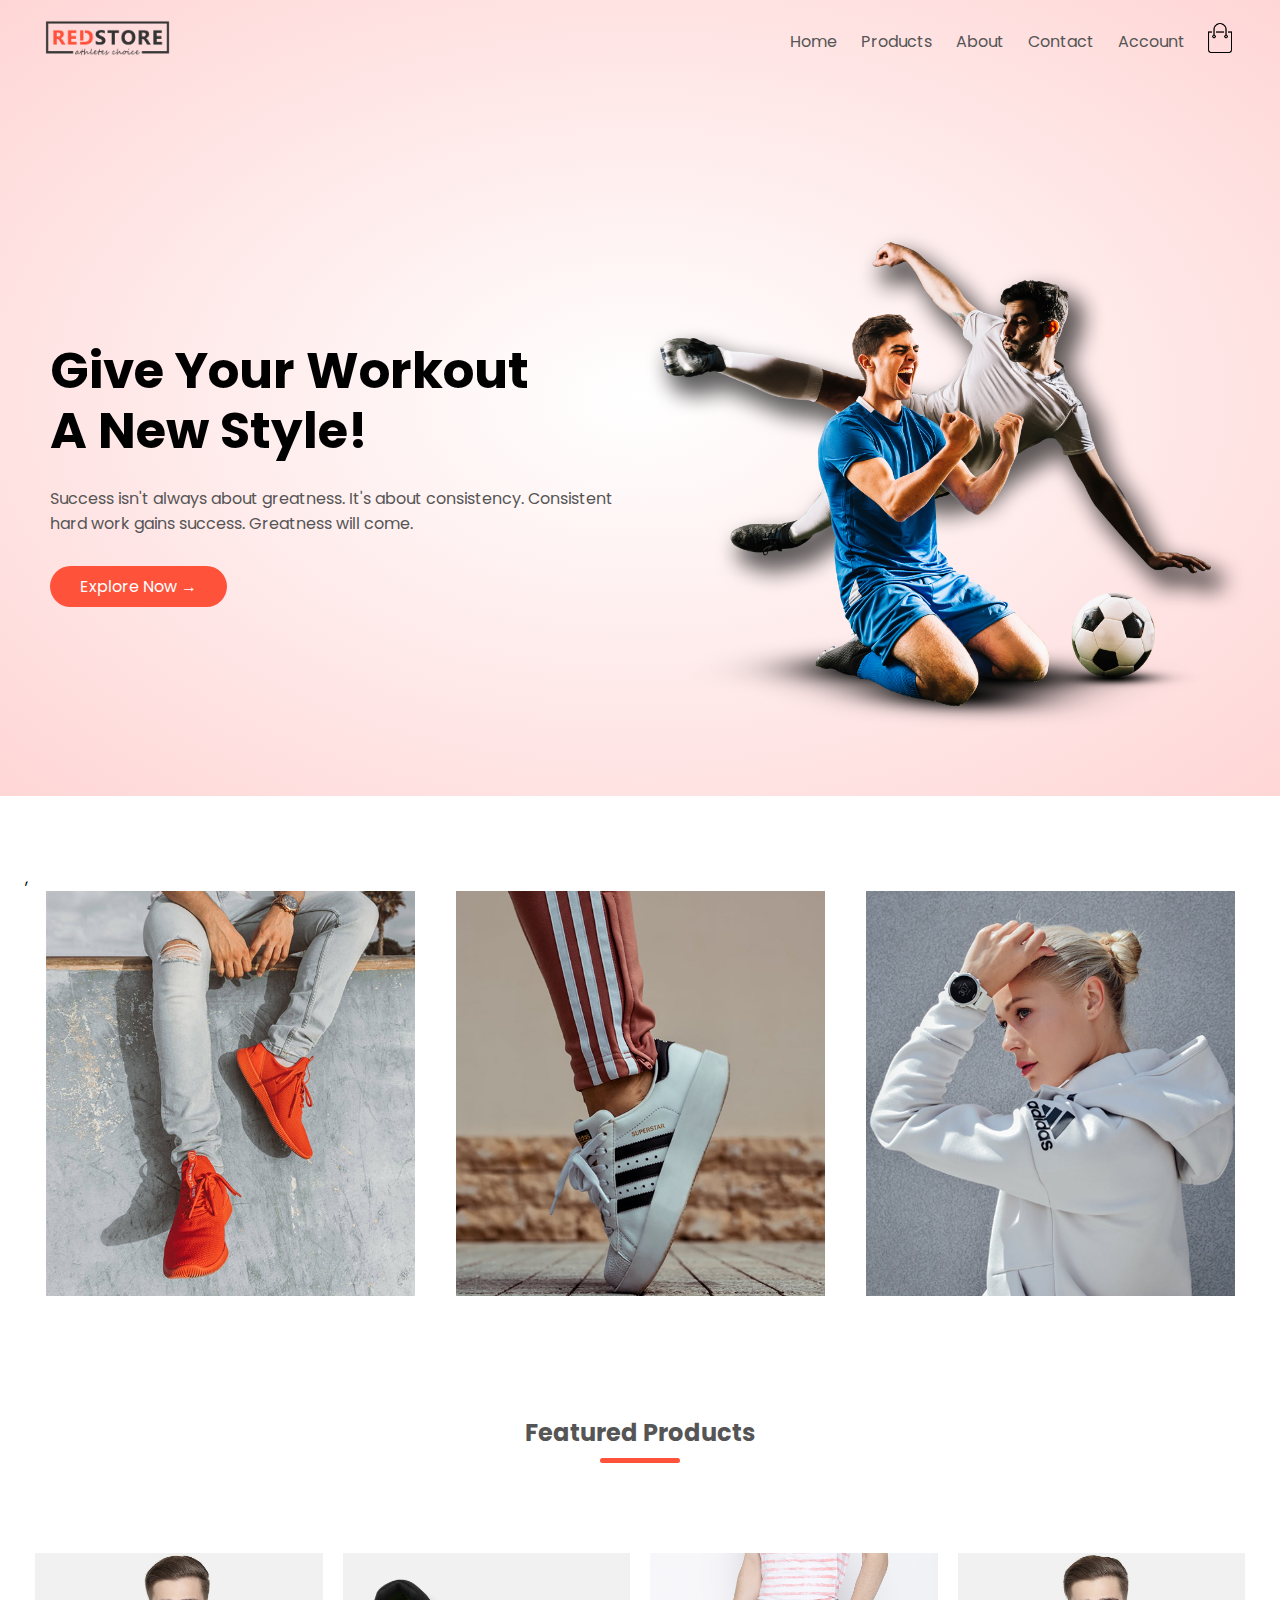
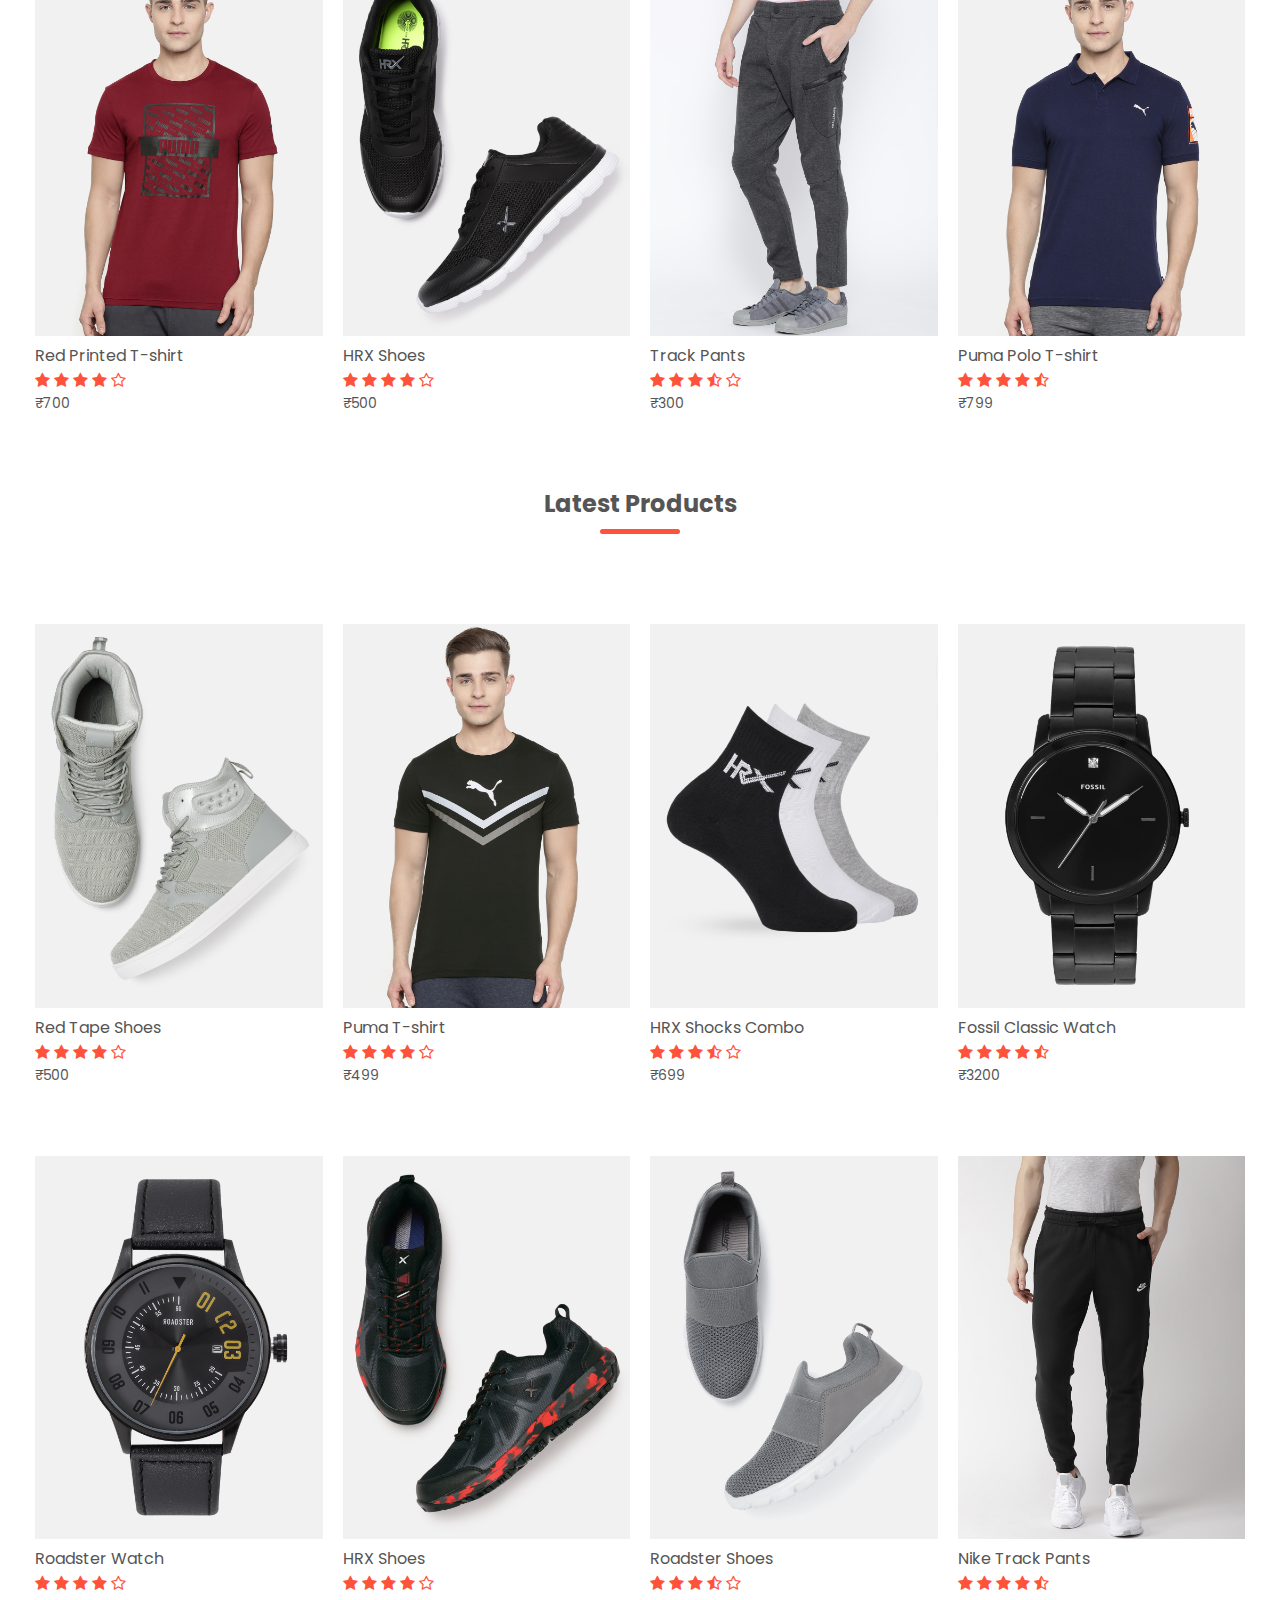
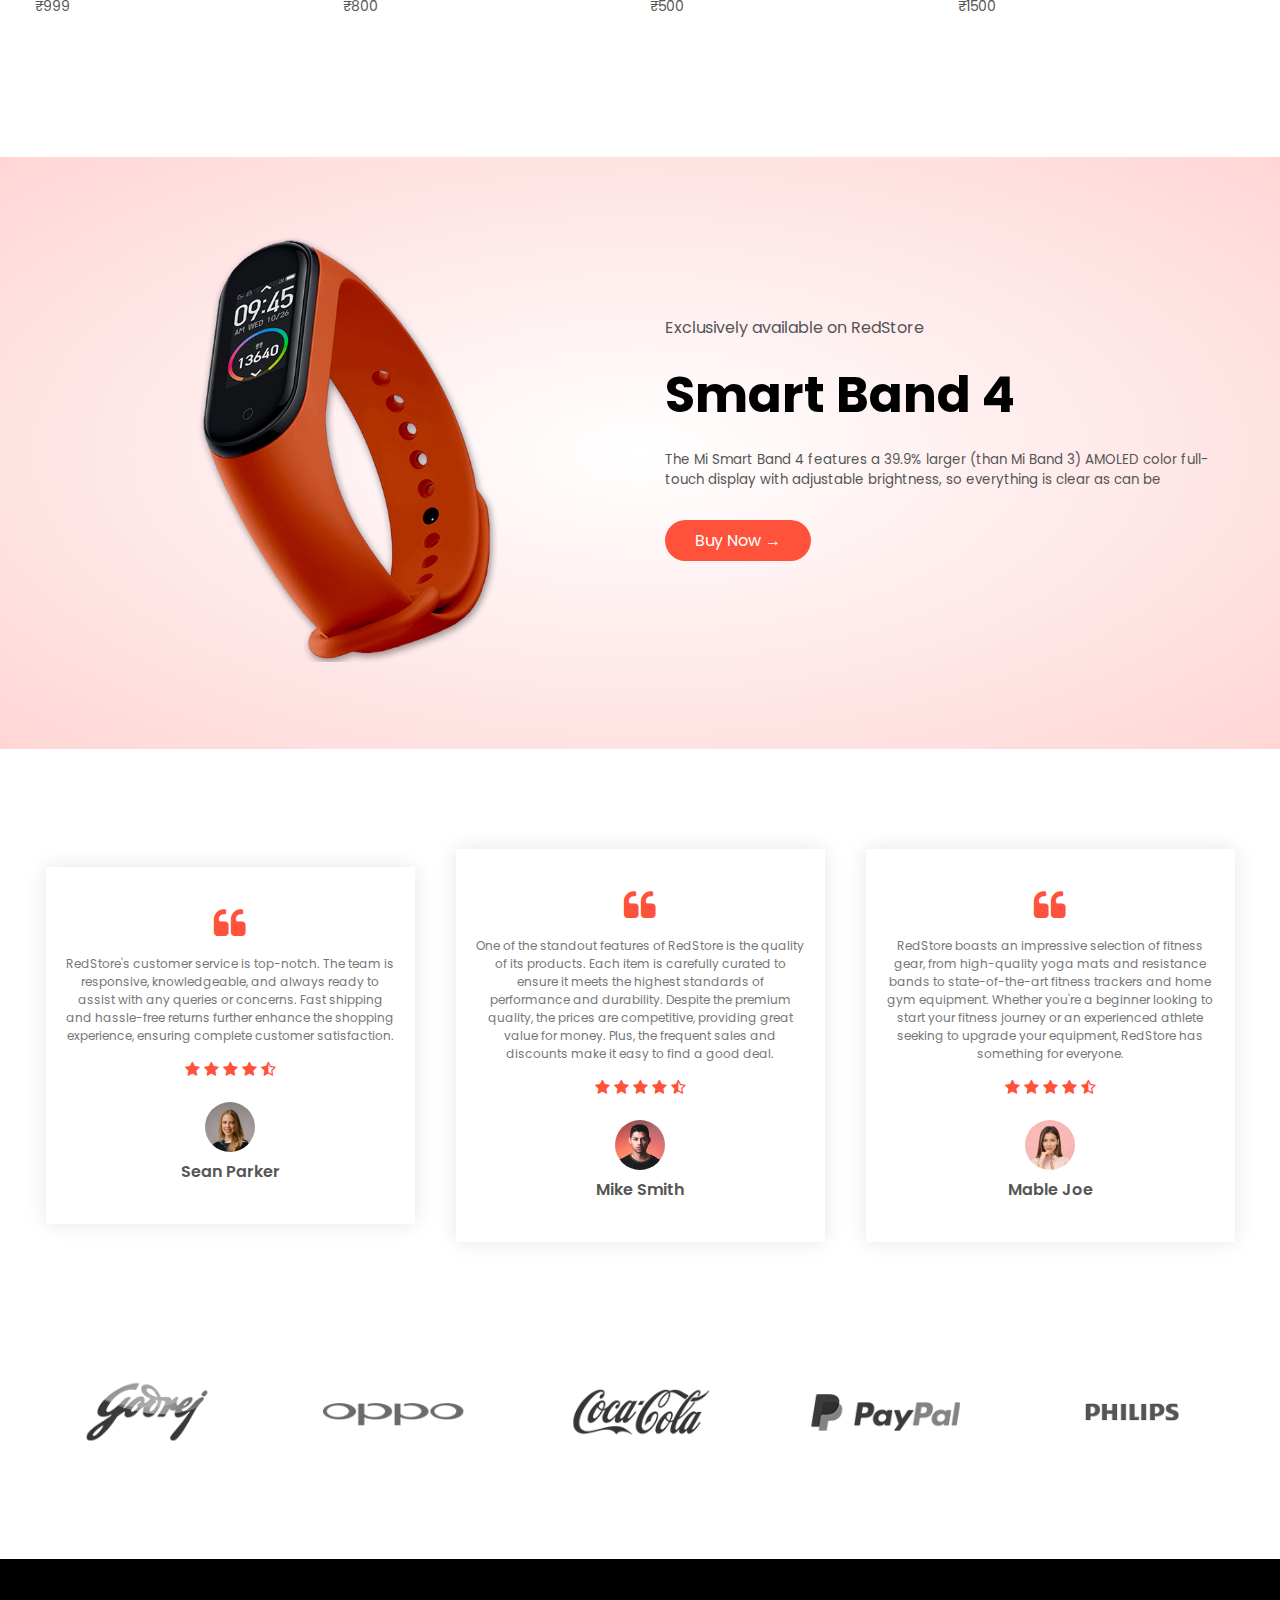
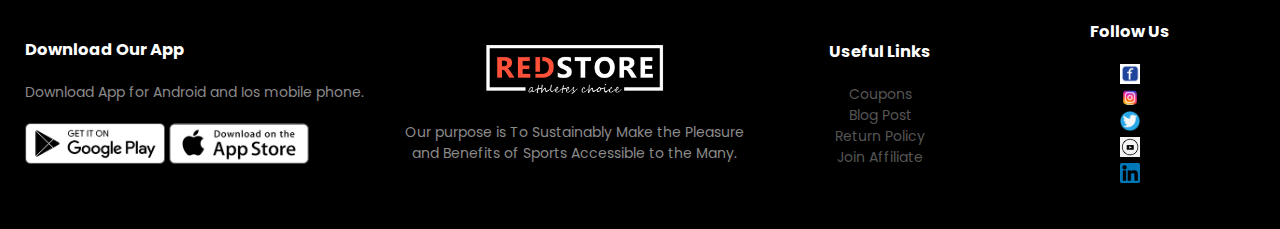
<file: index.html>
<!DOCTYPE html>
<html lang = "en">

    <head>
        <meta charset="UTF-8">
        <meta name="viewport" content="width=device-width, initial-scale=1.0">
        <title>RedStore | The #1 Ecommerce Website </title>
        <link rel="stylesheet" href="style.css"> 
        <link href="https://fonts.googleapis.com/css2?family=Poppins:wght@200;300;400;500;600;700&display=swap" rel="stylesheet">
        <link rel="stylesheet" href="https://stackpath.bootstrapcdn.com/font-awesome/4.7.0/css/font-awesome.min.css">
    </head>

    <body>

      
    <div class="header">
        <div class="container">

            
            <div class="navbar">
                <div class="logo">
                    <a href="index.html"><img src="logo.png" alt="RedStore logo" width=125px></a>
                </div>
    
              
                 <nav> 
                    <ul id="MenuItems">                
                        <li><a href="index.html">Home</a></li>
                        <li><a href="Products.html">Products</a></li>
                        <li><a href="about.html">About</a></li>
                        <li><a href="contact.html">Contact</a></li>
                        <li><a href="account.html">Account</a></li>
                    </ul>
                </nav>
                <a href="cart.html"><img src="cart.png" alt="cart" width=30px height=30px></a> 
                <img src="menu.png" class="menu-icon" onclick="menutoggle()">
            </div>

        
            <div class="row">

               
                <div class="col-2">
                    <h1>Give Your Workout<br>A New Style!</h1>
                    <p>Success isn't always about greatness. It's about consistency.
                    Consistent <br>hard work gains success. Greatness will come.
                    </p>
                    <a href="Products.html" class="btn">Explore Now &#8594;</a>
                </div>

              
                <div class="col-2">
                    <img src="image1.png" alt="header image">
                </div>

            </div>
        </div>
    </div>

   
    <div class="categories">

        <div class="small container">,
            <div class="row">

              
                <div class="col-3">
                    <img src="category-1.jpg" alt="">
                </div>
                <div class="col-3">
                    <img src="category-2.jpg" alt="">
                </div>
                <div class="col-3">
                    <img src="category-3.jpg" alt="">
                </div>
    
            </div>
        </div>

    </div>

    
     
     <div class="small container">
        <h2 class="title">Featured Products</h2>
         <div class="row">
     
             <div class="col-4">
                 <a href="product-detail.html"><img src="product-1.jpg"></a>
                 <a href="product-detail.html"><h4>Red Printed T-shirt</h4></a>
                 <div class="rating">
                    <i class="fa fa-star" aria-hidden="true"></i>
                    <i class="fa fa-star" aria-hidden="true"></i>
                    <i class="fa fa-star" aria-hidden="true"></i>
                    <i class="fa fa-star" aria-hidden="true"></i>
                    <i class="fa fa-star-o" aria-hidden="true"></i>
                 </div>
                 <p>₹700</p>
             </div>

             <div class="col-4">
                <img src="product-2.jpg">
                <h4>HRX Shoes</h4>
                <div class="rating">
                   <i class="fa fa-star" aria-hidden="true"></i>
                   <i class="fa fa-star" aria-hidden="true"></i>
                   <i class="fa fa-star" aria-hidden="true"></i>
                   <i class="fa fa-star" aria-hidden="true"></i>
                   <i class="fa fa-star-o" aria-hidden="true"></i>
                </div>
                <p>₹500</p>
            </div>

            <div class="col-4">
                <img src="product-3.jpg">
                <h4>Track Pants</h4>
                <div class="rating">
                   <i class="fa fa-star" aria-hidden="true"></i>
                   <i class="fa fa-star" aria-hidden="true"></i>
                   <i class="fa fa-star" aria-hidden="true"></i>
                   <i class="fa fa-star-half-o" aria-hidden="true"></i>
                   <i class="fa fa-star-o" aria-hidden="true"></i>
                </div>
                <p>₹300</p>
            </div>

            <div class="col-4">
                <img src="product-4.jpg">
                <h4>Puma Polo T-shirt</h4>
                <div class="rating">
                   <i class="fa fa-star" aria-hidden="true"></i>
                   <i class="fa fa-star" aria-hidden="true"></i>
                   <i class="fa fa-star" aria-hidden="true"></i>
                   <i class="fa fa-star" aria-hidden="true"></i>
                   <i class="fa fa-star-half-o" aria-hidden="true"></i>

                </div>
                <p>₹799</p>
            </div>
         </div>


         <h2 class="title">Latest Products</h2>
         <div class="row">
     
             <div class="col-4">
                 <img src="product-5.jpg">
                 <h4>Red Tape Shoes</h4>
                 <div class="rating">
                    <i class="fa fa-star" aria-hidden="true"></i>
                    <i class="fa fa-star" aria-hidden="true"></i>
                    <i class="fa fa-star" aria-hidden="true"></i>
                    <i class="fa fa-star" aria-hidden="true"></i>
                    <i class="fa fa-star-o" aria-hidden="true"></i>
                 </div>
                 <p>₹500</p>
             </div>

             <div class="col-4">
                <img src="product-6.jpg">
                <h4>Puma T-shirt</h4>
                <div class="rating">
                   <i class="fa fa-star" aria-hidden="true"></i>
                   <i class="fa fa-star" aria-hidden="true"></i>
                   <i class="fa fa-star" aria-hidden="true"></i>
                   <i class="fa fa-star" aria-hidden="true"></i>
                   <i class="fa fa-star-o" aria-hidden="true"></i>
                </div>
                <p>₹499</p>
                 </div>

             <div class="col-4">
                <img src="product-7.jpg">
                <h4>HRX Shocks Combo</h4>
                <div class="rating">
                   <i class="fa fa-star" aria-hidden="true"></i>
                   <i class="fa fa-star" aria-hidden="true"></i>
                   <i class="fa fa-star" aria-hidden="true"></i>
                   <i class="fa fa-star-half-o" aria-hidden="true"></i>
                   <i class="fa fa-star-o" aria-hidden="true"></i>
                </div>
                <p>₹699</p>
              </div>

             <div class="col-4">
                <img src="product-8.jpg">
                <h4>Fossil Classic Watch</h4>
                <div class="rating">
                   <i class="fa fa-star" aria-hidden="true"></i>
                   <i class="fa fa-star" aria-hidden="true"></i>
                   <i class="fa fa-star" aria-hidden="true"></i>
                   <i class="fa fa-star" aria-hidden="true"></i>
                   <i class="fa fa-star-half-o" aria-hidden="true"></i>

                </div>
                <p>₹3200</p>
              </div>
         </div>    
        <div class="row">
            <div class="col-4">
                <img src="product-9.jpg">
                <h4>Roadster Watch</h4>
                <div class="rating">
                   <i class="fa fa-star" aria-hidden="true"></i>
                   <i class="fa fa-star" aria-hidden="true"></i>
                   <i class="fa fa-star" aria-hidden="true"></i>
                   <i class="fa fa-star" aria-hidden="true"></i>
                   <i class="fa fa-star-o" aria-hidden="true"></i>
                </div>
                <p>₹999</p>
            </div>

            <div class="col-4">
               <img src="product-10.jpg">
               <h4>HRX Shoes</h4>
               <div class="rating">
                  <i class="fa fa-star" aria-hidden="true"></i>
                  <i class="fa fa-star" aria-hidden="true"></i>
                  <i class="fa fa-star" aria-hidden="true"></i>
                  <i class="fa fa-star" aria-hidden="true"></i>
                  <i class="fa fa-star-o" aria-hidden="true"></i>
               </div>
               <p>₹800</p>
           </div>

           <div class="col-4">
               <img src="product-11.jpg">
               <h4>Roadster Shoes</h4>
               <div class="rating">
                  <i class="fa fa-star" aria-hidden="true"></i>
                  <i class="fa fa-star" aria-hidden="true"></i>
                  <i class="fa fa-star" aria-hidden="true"></i>
                  <i class="fa fa-star-half-o" aria-hidden="true"></i>
                  <i class="fa fa-star-o" aria-hidden="true"></i>
               </div>
               <p>₹500</p>
           </div>

           <div class="col-4">
               <img src="product-12.jpg">
               <h4>Nike Track Pants</h4>
               <div class="rating">
                  <i class="fa fa-star" aria-hidden="true"></i>
                  <i class="fa fa-star" aria-hidden="true"></i>
                  <i class="fa fa-star" aria-hidden="true"></i>
                  <i class="fa fa-star" aria-hidden="true"></i>
                  <i class="fa fa-star-half-o" aria-hidden="true"></i>

               </div>
               <p>₹1500</p>
           </div>
        </div>

    </div>

    <div class="offer">
        <div class="container">
            <div class="row">
                
                <div class="col-2">
                 <a href="buynow.html"> <img src="exclusive.png" class="offer-img"> </a>
                </div>

                <div class="col-2">
                    <p>Exclusively available on RedStore</p>
                    <h1>Smart Band 4</h1>
                    <small>
                        The Mi Smart Band 4 features a 39.9% larger (than Mi Band 3) AMOLED color full-touch display with adjustable brightness, so everything is clear as can be
                    </small>
                    <a href="buynow.html" class="btn">Buy Now &#8594;</a>
                    
                </div>
            </div>
        </div>
    </div>


    <div class="testimonial">
        <div class="small container">
            <div class="row">
                
             
                <div class="col-3">
                    <i class="fa fa-quote-left" aria-hidden="true"></i>
                    <p>
                        RedStore's customer service is top-notch. The team is responsive, knowledgeable, and always ready to assist with any queries or concerns. Fast shipping and hassle-free returns further enhance the shopping experience, ensuring complete customer satisfaction.
                    <div class="rating">
                        <i class="fa fa-star" aria-hidden="true"></i>
                        <i class="fa fa-star" aria-hidden="true"></i>
                        <i class="fa fa-star" aria-hidden="true"></i>
                        <i class="fa fa-star" aria-hidden="true"></i>
                        <i class="fa fa-star-half-o" aria-hidden="true"></i>
                     </div>
                     <img src="user-1.png">
                     <h3>Sean Parker</h3>
   
                </div>

                <div class="col-3">

                    <i class="fa fa-quote-left" aria-hidden="true"></i>
                    <p>
                        One of the standout features of RedStore is the quality of its products. Each item is carefully curated to ensure it meets the highest standards of performance and durability. Despite the premium quality, the prices are competitive, providing great value for money. Plus, the frequent sales and discounts make it easy to find a good deal.
                    </p>
                    <div class="rating">
                        <i class="fa fa-star" aria-hidden="true"></i>
                        <i class="fa fa-star" aria-hidden="true"></i>
                        <i class="fa fa-star" aria-hidden="true"></i>
                        <i class="fa fa-star" aria-hidden="true"></i>
                        <i class="fa fa-star-half-o" aria-hidden="true"></i>
                     </div>
                     <img src="user-2.png">
                     <h3>Mike Smith</h3>
   
                </div>

                <div class="col-3">

                    <i class="fa fa-quote-left" aria-hidden="true"></i>
                    <p>
                        RedStore boasts an impressive selection of fitness gear, from high-quality yoga mats and resistance bands to state-of-the-art fitness trackers and home gym equipment. Whether you're a beginner looking to start your fitness journey or an experienced athlete seeking to upgrade your equipment, RedStore has something for everyone.     
                    </p>
                    <div class="rating">
                        <i class="fa fa-star" aria-hidden="true"></i>
                        <i class="fa fa-star" aria-hidden="true"></i>
                        <i class="fa fa-star" aria-hidden="true"></i>
                        <i class="fa fa-star" aria-hidden="true"></i>
                        <i class="fa fa-star-half-o" aria-hidden="true"></i>
                     </div>
                     <img src="user-3.png">
                     <h3>Mable Joe</h3>
   
                </div>

            </div>
        </div>
    </div>


    <div class="brands">
        <div class="small container">
            <div class="row">
                <div class="col-5">
                     <img src="logo-godrej.png">
                </div>

                <div class="col-5">
                    <img src="logo-oppo.png">
               </div>


               <div class="col-5">
                <img src="logo-coca-cola.png">
                </div>


                <div class="col-5">
                 <img src="logo-paypal.png">
                </div>


                 <div class="col-5">
                   <img src="logo-philips.png">
                </div>

            </div>
        </div>
    </div>
     
   
    <div class="footer">
        <div class="container">
            <div class="row">
                

                <div class="footer-col-1">
                    <h3>Download Our App</h3>
                    <p>Download App for Android and Ios mobile phone.</p>
                   
                    <div class="app-logo">
                        <img src="play-store.png">
                        <img src="app-store.png">
                    </div>   
                
                </div>

                <div class="footer-col-2">
                    <img src="logo-white.png">
                    <p>Our purpose is To Sustainably Make the Pleasure and Benefits of Sports Accessible to the Many.</p>
                </div>

                <div class="footer-col-3">
                    <h3>Useful Links</h3>
                    <ul>
                        <li><a href=""  target="_blank">Coupons</a></li>
                        <li><a href=""  target="_blank">Blog Post</a></li>
                        <li><a href=""  target="_blank">Return Policy</a></li>
                        <li><a href=""  target="_blank">Join Affiliate</a></li>
                    </ul>
                    
                </div>

                <div class="footer-col-4">
                    <h3>Follow Us</h3>
                    <ul>
                        <li><a href="https://www.facebook.com" target="_blank" class="social-icon">
                            <img src="facebook.png" alt="Facebook" width="20px">
                        </a> </li>
                        <li><a href="https://www.instagram.com" target="_blank" class="social-icon">
                            <img src="instagram.png" alt="Instagram" width="20px">
                        </a> </li>
                        <li><a href="https://www.twitter.com" target="_blank" class="social-icon">
                            <img src="twitter.png" alt="Twitter" width="20px">
                        </a> </li>
                        <li><a href="https://www.youtube.com" target="_blank" class="social-icon">
                            <img src="youtube.png" alt="YouTube" width="20px">
                        </a> </li>
                        <li><a href="https://www.linkedin.com" target="_blank" class="social-icon">
                            <img src="linkedin.png" alt="LinkedIn" width="20px">
                        </a> </li>
                    </ul>
                    
                </div>
            </div>
            
        </div>
    </div>         

   
    <script>
   
        
        var MenuItems = document.getElementById("MenuItems");
        MenuItems.style.maxHeight = "0px";
        
        function menutoggle()
        {
            if (MenuItems.style.maxHeight =="0px")
            {
                MenuItems.style.maxHeight = "200px"
            }
            else
            {
                MenuItems.style.maxHeight = "0px" 
            }
        
        }
    </script>    
    
    </body>

</html>
</file>
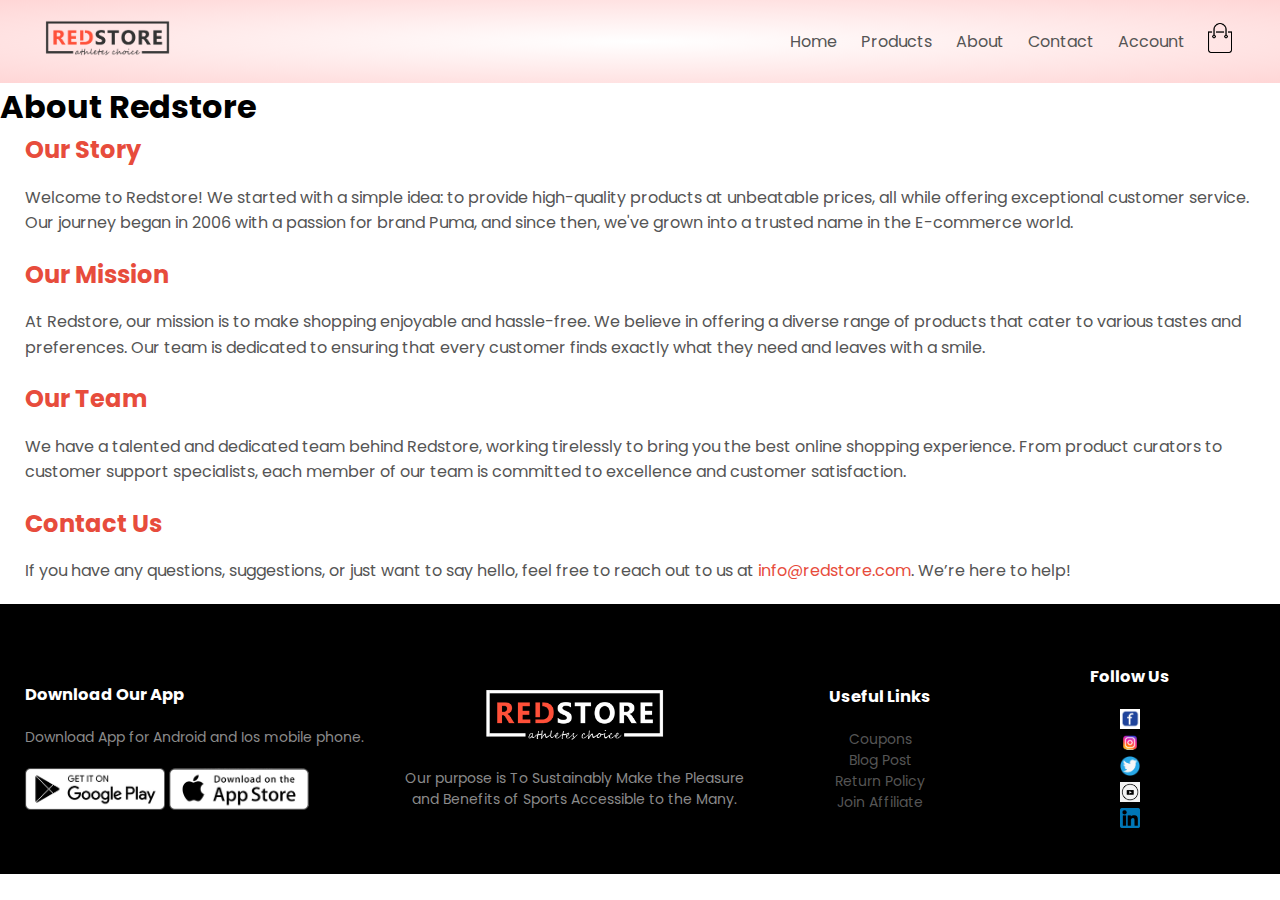
<file: about.html>
<!DOCTYPE html>
<html lang = "en">

    <head>
        <meta charset="UTF-8">
        <meta name="viewport" content="width=device-width, initial-scale=1.0">
        <title>RedStore | The #1 Ecommerce Website </title>
        <link rel="stylesheet" href="style.css"> 
        <link href="https://fonts.googleapis.com/css2?family=Poppins:wght@200;300;400;500;600;700&display=swap" rel="stylesheet">
        <link rel="stylesheet" href="https://stackpath.bootstrapcdn.com/font-awesome/4.7.0/css/font-awesome.min.css">
    </head>

    <body>

    <div class="header">
        <div class="container">

            <div class="navbar">
                <div class="logo">
                    <a href="index.html"><img src="logo.png" alt="RedStore logo" width=125px></a>
                </div>
    
                 <nav> 
                    <ul id="MenuItems">                
                        <li><a href="index.html">Home</a></li>
                        <li><a href="Products.html">Products</a></li>
                        <li><a href="about.html">About</a></li>
                        <li><a href="contact.html">Contact</a></li>
                        <li><a href="account.html">Account</a></li>
                    </ul>
                </nav>
                <a href="cart.html"><img src="cart.png" alt="cart" width=30px height=30px></a>
                <img src="menu.png" class="menu-icon" onclick="menutoggle()">
            </div>

        </div>
        </div>

    
        <header>
            <h1>About Redstore</h1>
        </header>
        <div class="container">
            <section class="content">
                <h2>Our Story</h2>
                <p>Welcome to Redstore! We started with a simple idea: to provide high-quality products at unbeatable prices, all while offering exceptional customer service. Our journey began in 2006 with a passion for brand Puma, and since then, we've grown into a trusted name in the E-commerce world.</p>
                
                <h2>Our Mission</h2>
                <p>At Redstore, our mission is to make shopping enjoyable and hassle-free. We believe in offering a diverse range of products that cater to various tastes and preferences. Our team is dedicated to ensuring that every customer finds exactly what they need and leaves with a smile.</p>
                
                <h2>Our Team</h2>
                <p>We have a talented and dedicated team behind Redstore, working tirelessly to bring you the best online shopping experience. From product curators to customer support specialists, each member of our team is committed to excellence and customer satisfaction.</p>
                
                <h2>Contact Us</h2>
                <p>If you have any questions, suggestions, or just want to say hello, feel free to reach out to us at <a href="mailto:info@redstore.com">info@redstore.com</a>. We’re here to help!</p>
            </section>
        </div>

        <div class="footer">
            <div class="container">
                <div class="row">
                    
                    <div class="footer-col-1">
                        <h3>Download Our App</h3>
                        <p>Download App for Android and Ios mobile phone.</p>
                       
                        <div class="app-logo">
                            <img src="play-store.png">
                            <img src="app-store.png">
                        </div>   
                    
                    </div>
    
                    <div class="footer-col-2">
                        <img src="logo-white.png">
                        <p>Our purpose is To Sustainably Make the Pleasure and Benefits of Sports Accessible to the Many.</p>
                    </div>
    
                    <div class="footer-col-3">
                        <h3>Useful Links</h3>
                        <ul>
                            <li><a href=""  target="_blank">Coupons</a></li>
                            <li><a href=""  target="_blank">Blog Post</a></li>
                            <li><a href=""  target="_blank">Return Policy</a></li>
                            <li><a href=""  target="_blank">Join Affiliate</a></li>
                        </ul>
                        
                    </div>
    
                    <div class="footer-col-4">
                        <h3>Follow Us</h3>
                        <ul>
                            <li><a href="https://www.facebook.com" target="_blank" class="social-icon">
                                <img src="facebook.png" alt="Facebook" width="20px">
                            </a> </li>
                            <li><a href="https://www.instagram.com" target="_blank" class="social-icon">
                                <img src="instagram.png" alt="Instagram" width="20px">
                            </a> </li>
                            <li><a href="https://www.twitter.com" target="_blank" class="social-icon">
                                <img src="twitter.png" alt="Twitter" width="20px">
                            </a> </li>
                            <li><a href="https://www.youtube.com" target="_blank" class="social-icon">
                                <img src="youtube.png" alt="YouTube" width="20px">
                            </a> </li>
                            <li><a href="https://www.linkedin.com" target="_blank" class="social-icon">
                                <img src="linkedin.png" alt="LinkedIn" width="20px">
                            </a> </li>
                        </ul>
                        
                    </div>
        </div>        
        </body>
        </html>
</file>
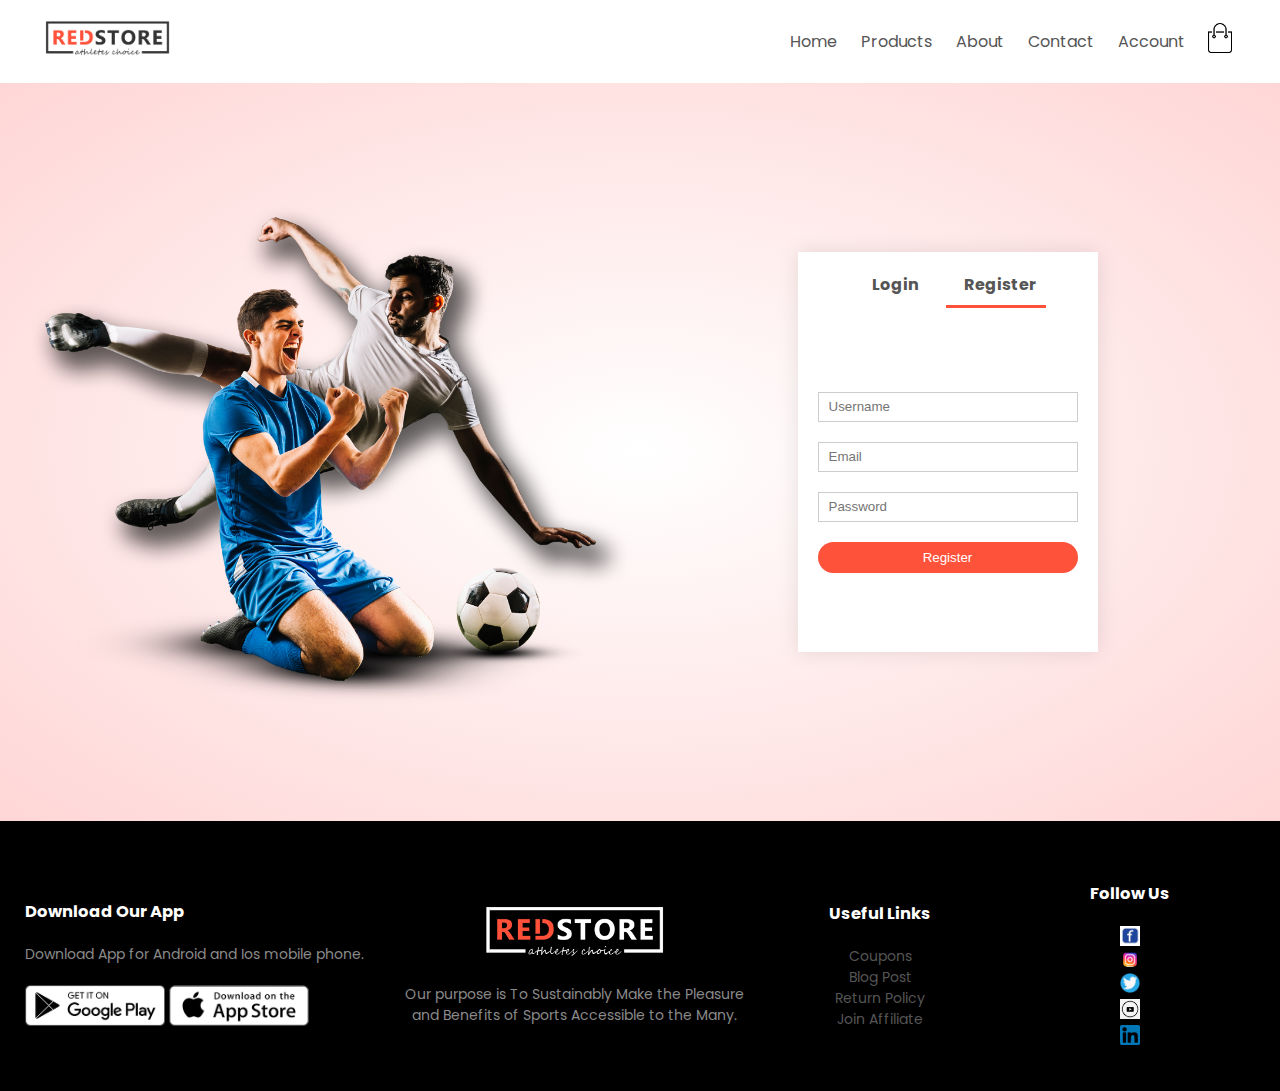
<file: account.html>
<!DOCTYPE html>
<html lang = "en">

    <head>
        <meta charset="UTF-8">
        <meta name="viewport" content="width=device-width, initial-scale=1.0">
        <title>All Products - RedStore</title>
        <link rel="stylesheet" href="style.css"> 
        <link href="https://fonts.googleapis.com/css2?family=Poppins:wght@200;300;400;500;600;700&display=swap" rel="stylesheet">
        <link rel="stylesheet" href="https://stackpath.bootstrapcdn.com/font-awesome/4.7.0/css/font-awesome.min.css">
    </head>

    <body>

        <div class="container">

            <div class="navbar">
                <div class="logo">
                    <img src="logo.png" alt="RedStore logo" width=125px>
                </div>
    
                 <nav> 
                    <ul id="MenuItems">                     
                         <li><a href="index.html">Home</a></li>
                        <li><a href="Products.html">Products</a></li>
                        <li><a href="about.html">About</a></li>
                        <li><a href="contact.html">Contact</a></li>
                        <li><a href="account.html">Account</a></li>
                    </ul>
                </nav>
                <a href="cart.html"><img src="cart.png" alt="cart" width=30px height=30px></a>
                <img src="menu.png" class="menu-icon" onclick="menutoggle()">
            </div>
        </div>
    <div class="account-page">
        <div class="container">
            <div class="row">
                <div class="col-2">
                    <img src="image1.png" width="100%">
                </div>
                <div class="col-2">
                    <div class="form-container">
                 <div class="form-btn">
                    <span onclick="login()">Login</span> 
                    <span onclick="register()">Register</span>
                    <hr id="Indicator">
                 </div>     
                 <form id="LoginForm">
                    <input type="text" placeholder="Username">
                    <input type="password" placeholder="Password">
                    <button type="submit" class="btn">Login</button>
                    <a href="">Forgot password</a>
                    
                 </form>  
                 <form id="RegForm">
                    <input type="text" placeholder="Username">
                    <input type="email" placeholder="Email">
                    <input type="password" placeholder="Password">
                    <button type="submit" class="btn">Register</button>
                 
                    
                 </form>  
                    </div>
                </div>
            </div>
        </div>
    </div>

 
    
    <div class="footer">
        <div class="container">
            <div class="row">
                
                <div class="footer-col-1">
                    <h3>Download Our App</h3>
                    <p>Download App for Android and Ios mobile phone.</p>
                   
                   
                    <div class="app-logo">
                        <img src="play-store.png">
                        <img src="app-store.png">
                    </div>   
                
                </div>

                <div class="footer-col-2">
                    <img src="logo-white.png">
                    <p>Our purpose is To Sustainably Make the Pleasure and Benefits of Sports Accessible to the Many.</p>
                </div>

                <div class="footer-col-3">
                    <h3>Useful Links</h3>
                    <ul>
                        <li><a href=""  target="_blank">Coupons</a></li>
                        <li><a href=""  target="_blank">Blog Post</a></li>
                        <li><a href=""  target="_blank">Return Policy</a></li>
                        <li><a href=""  target="_blank">Join Affiliate</a></li>
                    </ul>
                    
                </div>

                <div class="footer-col-4">
                    <h3>Follow Us</h3>
                    <ul>
                        <li><a href="https://www.facebook.com" target="_blank" class="social-icon">
                            <img src="facebook.png" alt="Facebook" width="20px">
                        </a> </li>
                        <li><a href="https://www.instagram.com" target="_blank" class="social-icon">
                            <img src="instagram.png" alt="Instagram" width="20px">
                        </a> </li>
                        <li><a href="https://www.twitter.com" target="_blank" class="social-icon">
                            <img src="twitter.png" alt="Twitter" width="20px">
                        </a> </li>
                        <li><a href="https://www.youtube.com" target="_blank" class="social-icon">
                            <img src="youtube.png" alt="YouTube" width="20px">
                        </a> </li>
                        <li><a href="https://www.linkedin.com" target="_blank" class="social-icon">
                            <img src="linkedin.png" alt="LinkedIn" width="20px">
                        </a> </li>
                    </ul>
                    
                </div>
           
    </div>         

  
    <script>
     
        
        var MenuItems = document.getElementById("MenuItems");
        MenuItems.style.maxHeight = "0px";
        
        function menutoggle()
        {
            if (MenuItems.style.maxHeight =="0px")
            {
                MenuItems.style.maxHeight = "200px"
            }
            else
            {
                MenuItems.style.maxHeight = "0px" 
            }
        
        }
    </script>    



<script>
    var LoginForm=document.getElementById("LoginForm");
    var RegForm=document.getElementById("RegForm");
    var Indicator=document.getElementById("Indicator");

        function register(){
            RegForm.style.transform="translateX(0px)";
            LoginForm.style.transform="translateX(0px)";
            Indicator.style.transform="translateX(100px)";
        }
        function login(){
            RegForm.style.transform="translateX(300px)";
            LoginForm.style.transform="translateX(300px)";
            Indicator.style.transform="translateX(0px)";
        }

</script>
    </body>

</html>
</file>
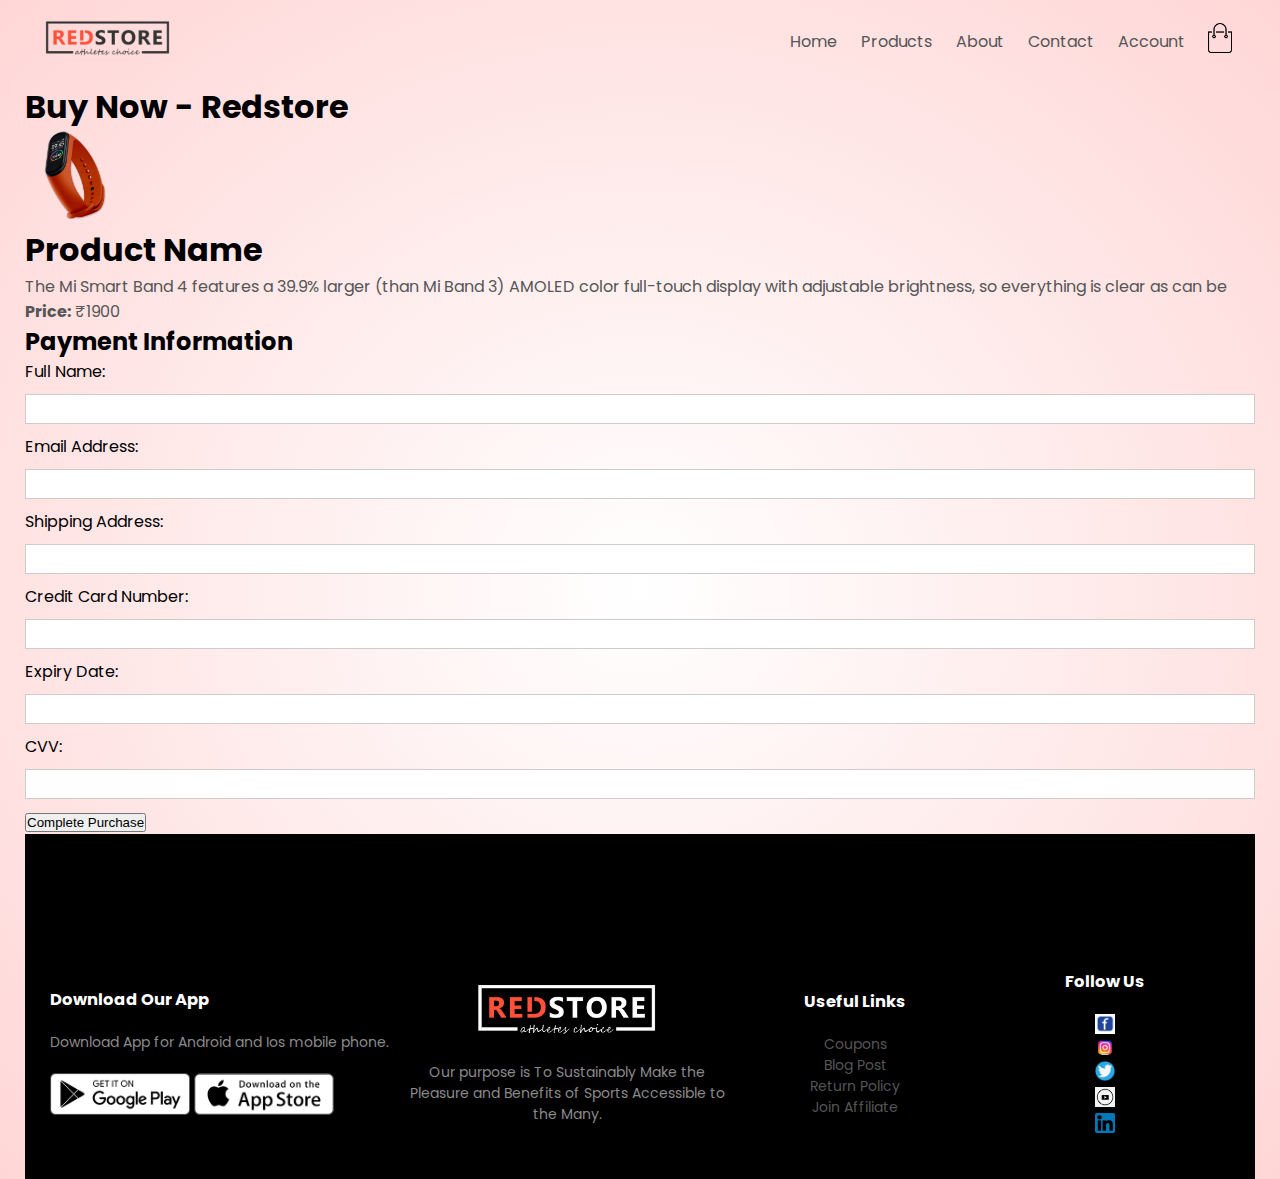
<file: buynow.html>
<!DOCTYPE html>
<html lang = "en">

    <head>
        <meta charset="UTF-8">
        <meta name="viewport" content="width=device-width, initial-scale=1.0">
        <title>RedStore | The #1 Ecommerce Website </title>
        <link rel="stylesheet" href="style.css"> 
        <link href="https://fonts.googleapis.com/css2?family=Poppins:wght@200;300;400;500;600;700&display=swap" rel="stylesheet">
        <link rel="stylesheet" href="https://stackpath.bootstrapcdn.com/font-awesome/4.7.0/css/font-awesome.min.css">

    <body>

    <div class="header">
        <div class="container">

            <div class="navbar">
                <div class="logo">
                    <a href="index.html"><img src="logo.png" alt="RedStore logo" width=125px></a>
                </div>
    
                 <nav> 
                    <ul id="MenuItems">               
                        <li><a href="index.html">Home</a></li>
                        <li><a href="Products.html">Products</a></li>
                        <li><a href="about.html">About</a></li>
                        <li><a href="contact.html">Contact</a></li>
                        <li><a href="account.html">Account</a></li>
                    </ul>
                </nav>
                <a href="cart.html"><img src="cart.png" alt="cart" width=30px height=30px></a>
                <img src="menu.png" class="menu-icon" onclick="menutoggle()">
            </div>


            <header>
                <h1>Buy Now - Redstore</h1>
            </header>
            <div class="buy-now-container">
                <section class="product-summary">
                   <a href="buynow.html"><img src="exclusive.png" width="100px" alt="Product Image"></a>  
                    <div>
                        <h1>Product Name</h1>
                        <p>The Mi Smart Band 4 features a 39.9% larger (than Mi Band 3) AMOLED color full-touch display with adjustable brightness, so everything is clear as can be</p>
                        <p><strong>Price:</strong> ₹1900</p>
                    </div>
                </section>
                <form class="payment-form" action="checkout.php" method="post">
                    <h2>Payment Information</h2>
                    <label for="name">Full Name:</label>
                    <input type="text" id="name" name="name" required>
        
                    <label for="email">Email Address:</label>
                    <input type="email" id="email" name="email" required>
        
                    <label for="address">Shipping Address:</label>
                    <input type="text" id="address" name="address" required>
        
                    <label for="card-number">Credit Card Number:</label>
                    <input type="text" id="card-number" name="card-number" required>
        
                    <label for="expiry-date">Expiry Date:</label>
                    <input type="text" id="expiry-date" name="expiry-date" required>
        
                    <label for="cvv">CVV:</label>
                    <input type="text" id="cvv" name="cvv" required>
        
                    <button type="submit">Complete Purchase</button>
                </form>
            </div>

           
    <div class="footer">
        <div class="container">
            <div class="row">
                
                <div class="footer-col-1">
                    <h3>Download Our App</h3>
                    <p>Download App for Android and Ios mobile phone.</p>
                   
                  
                    <div class="app-logo">
                        <img src="play-store.png">
                        <img src="app-store.png">
                    </div>   
                
                </div>

                <div class="footer-col-2">
                    <img src="logo-white.png">
                    <p>Our purpose is To Sustainably Make the Pleasure and Benefits of Sports Accessible to the Many.</p>
                </div>

                <div class="footer-col-3">
                    <h3>Useful Links</h3>
                    <ul>
                        <li><a href=""  target="_blank">Coupons</a></li>
                        <li><a href=""  target="_blank">Blog Post</a></li>
                        <li><a href=""  target="_blank">Return Policy</a></li>
                        <li><a href=""  target="_blank">Join Affiliate</a></li>
                    </ul>
                    
                </div>

                <div class="footer-col-4">
                    <h3>Follow Us</h3>
                    <ul>
                        <li><a href="https://www.facebook.com" target="_blank" class="social-icon">
                            <img src="facebook.png" alt="Facebook" width="20px">
                        </a> </li>
                        <li><a href="https://www.instagram.com" target="_blank" class="social-icon">
                            <img src="instagram.png" alt="Instagram" width="20px">
                        </a> </li>
                        <li><a href="https://www.twitter.com" target="_blank" class="social-icon">
                            <img src="twitter.png" alt="Twitter" width="20px">
                        </a> </li>
                        <li><a href="https://www.youtube.com" target="_blank" class="social-icon">
                            <img src="youtube.png" alt="YouTube" width="20px">
                        </a> </li>
                        <li><a href="https://www.linkedin.com" target="_blank" class="social-icon">
                            <img src="linkedin.png" alt="LinkedIn" width="20px">
                        </a> </li>
                    </ul>
                    
                </div>
           
    </div>
</file>
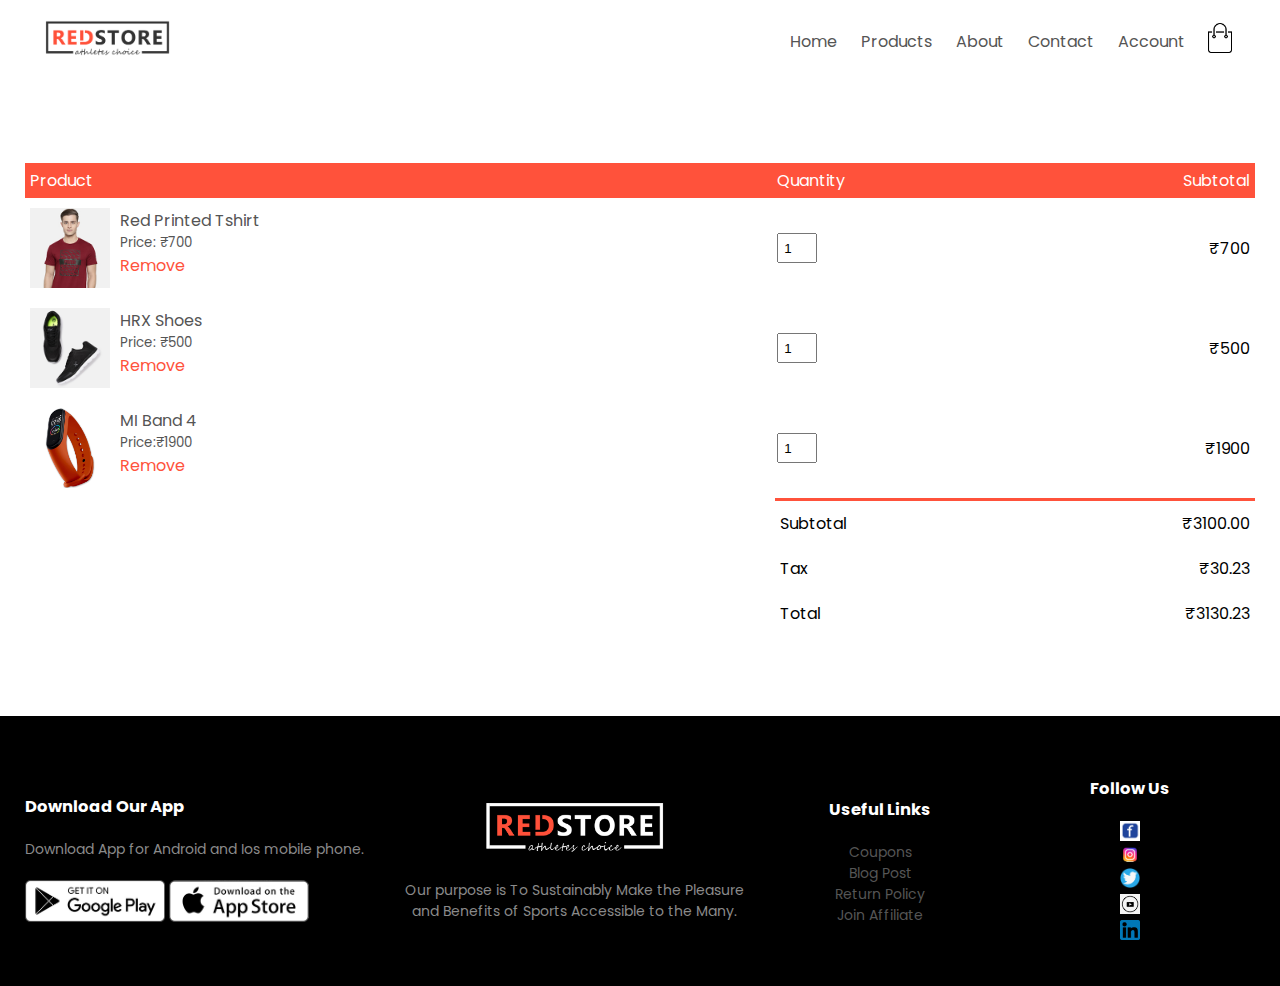
<file: cart.html>
<!DOCTYPE html>
<html lang = "en">

    <head>
        <meta charset="UTF-8">
        <meta name="viewport" content="width=device-width, initial-scale=1.0">
        <title>All Products - RedStore</title>
        <link rel="stylesheet" href="style.css"> 
        <link href="https://fonts.googleapis.com/css2?family=Poppins:wght@200;300;400;500;600;700&display=swap" rel="stylesheet">
        <link rel="stylesheet" href="https://stackpath.bootstrapcdn.com/font-awesome/4.7.0/css/font-awesome.min.css">
    </head>

    <body>

        <div class="container">

            
            <div class="navbar">
                <div class="logo">
                    <img src="logo.png" alt="RedStore logo" width=125px>
                </div>
    
             
                 <nav> 
                    <ul id="MenuItems">                     
                         <li><a href="index.html">Home</a></li>
                        <li><a href="Products.html">Products</a></li>
                        <li><a href="about.html">About</a></li>
                        <li><a href="contact.html">Contact</a></li>
                        <li><a href="account.html">Account</a></li>
                    </ul>
                </nav>
                <a href="cart.html"><img src="cart.png" alt="cart" width=30px height=30px></a>
                <img src="menu.png" class="menu-icon" onclick="menutoggle()">
            </div>
        </div>
    

    <div class="small container cart-page">
        <table>
            <tr>
                <th>Product</th>
                <th>Quantity</th>
                <th>Subtotal</th>
            </tr>
            <tr>
                <td>
                    <div class="cart-info">
                        <img src="buy-1.jpg">
                        <div>
                            <p>Red Printed Tshirt</p>
                            <small>Price: ₹700</small>
                            <a href="">Remove</a>
                        </div>
                    </div>
                </td>
                <td><input type="number" value="1"></td>
                <td>₹700</td>
            </tr>

            <tr>
                <td>
                    <div class="cart-info">
                        <img src="buy-2.jpg">
                        <div>
                            <p>HRX Shoes</p>
                            <small>Price: ₹500</small>
                            <a href="">Remove</a>
                        </div>
                    </div>
                </td>
                <td><input type="number" value="1"></td>
                <td> ₹500</td>
            </tr>

            <tr>
                <td>
                    <div class="cart-info">
                        <img src="exclusive.png">
                        <div>
                            <p>MI Band 4 </p>
                            <small>Price:₹1900</small>
                            <a href="">Remove</a>
                        </div>
                    </div>
                </td>
                <td><input type="number" value="1"></td>
                <td>₹1900</td>
            </tr>
        </table>

        <div class="total-price">
            <table>
                <tr>
                    <td>Subtotal</td>
                    <td>₹3100.00</td>
                </tr>
                <tr>
                    <td>Tax</td>
                    <td>₹30.23</td>
                </tr>
                <tr>
                    <td>Total</td>
                    <td>₹3130.23</td>
                </tr>

            </table>
        </div>
    </div>

 
    
    <div class="footer">
        <div class="container">
            <div class="row">
                
                <div class="footer-col-1">
                    <h3>Download Our App</h3>
                    <p>Download App for Android and Ios mobile phone.</p>
                   
                    <div class="app-logo">
                        <img src="play-store.png">
                        <img src="app-store.png">
                    </div>   
                
                </div>

                <div class="footer-col-2">
                    <img src="logo-white.png">
                    <p>Our purpose is To Sustainably Make the Pleasure and Benefits of Sports Accessible to the Many.</p>
                </div>

                <div class="footer-col-3">
                    <h3>Useful Links</h3>
                    <ul>
                        <li><a href=""  target="_blank">Coupons</a></li>
                        <li><a href=""  target="_blank">Blog Post</a></li>
                        <li><a href=""  target="_blank">Return Policy</a></li>
                        <li><a href=""  target="_blank">Join Affiliate</a></li>
                    </ul>
                    
                </div>

                <div class="footer-col-4">
                    <h3>Follow Us</h3>
                    <ul>
                        <li><a href="https://www.facebook.com" target="_blank" class="social-icon">
                            <img src="facebook.png" alt="Facebook" width="20px">
                        </a> </li>
                        <li><a href="https://www.instagram.com" target="_blank" class="social-icon">
                            <img src="instagram.png" alt="Instagram" width="20px">
                        </a> </li>
                        <li><a href="https://www.twitter.com" target="_blank" class="social-icon">
                            <img src="twitter.png" alt="Twitter" width="20px">
                        </a> </li>
                        <li><a href="https://www.youtube.com" target="_blank" class="social-icon">
                            <img src="youtube.png" alt="YouTube" width="20px">
                        </a> </li>
                        <li><a href="https://www.linkedin.com" target="_blank" class="social-icon">
                            <img src="linkedin.png" alt="LinkedIn" width="20px">
                        </a> </li>
                       
                    </ul>
                    
                </div>
            
    </div>         

    <script>
        
        var MenuItems = document.getElementById("MenuItems");
        MenuItems.style.maxHeight = "0px";
        
        function menutoggle(){
            if (MenuItems.style.maxHeight =="0px")
            {
                MenuItems.style.maxHeight = "200px"
            }
            else
            {
                MenuItems.style.maxHeight = "0px" 
            }
        
        }
    </script>    

    </body>

</html>
</file>
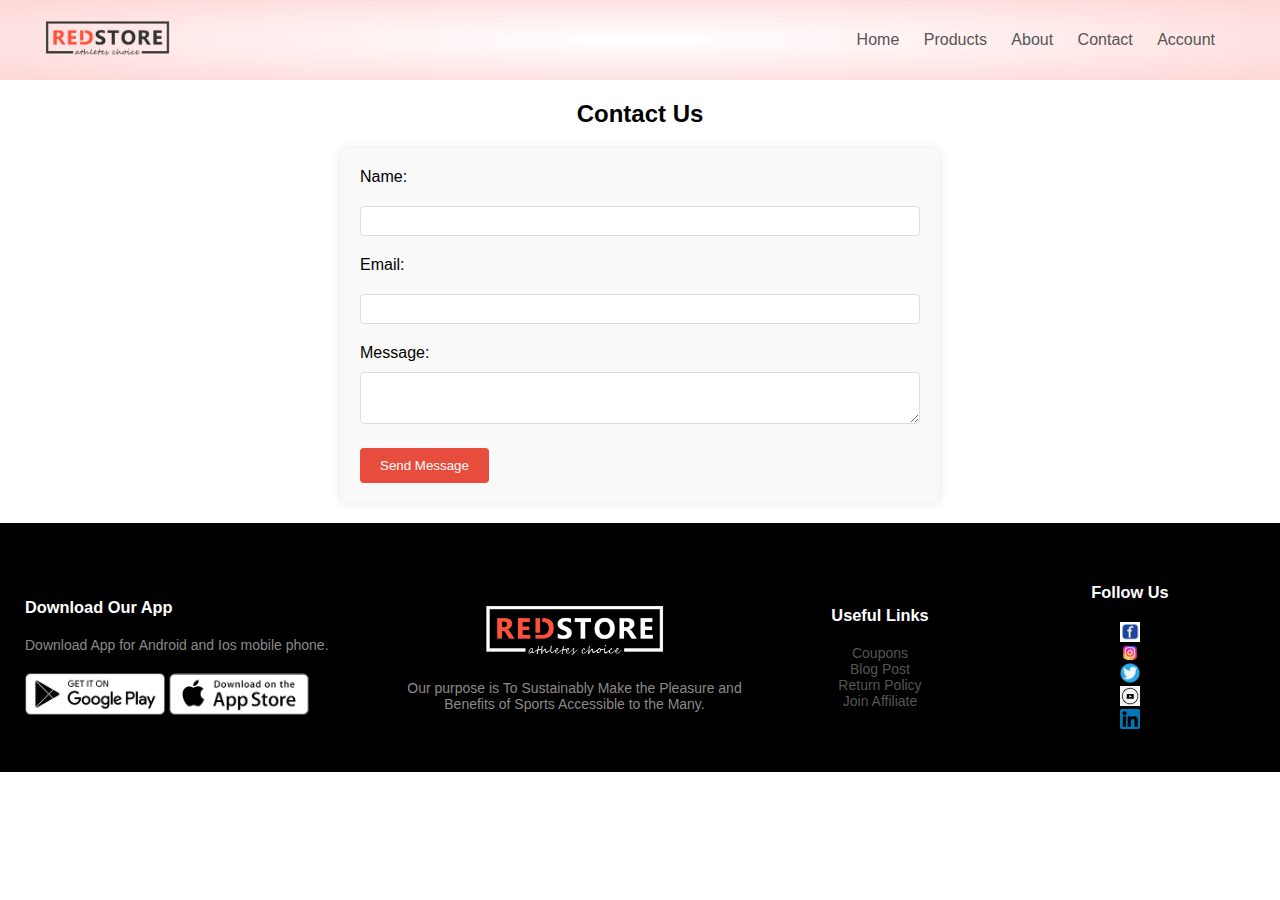
<file: contact.html>
<!DOCTYPE html>
<html lang="en">
<head>
    <meta charset="UTF-8">
    <meta name="viewport" content="width=device-width, initial-scale=1.0">
    <title>Contact</title>
    <link rel="icon" href="https://encrypted-tbn0.gstatic.com/images?q=tbn:ANd9GcSirX_MOffNvvl1-1_3PD1tWAId-C1vLAbXbg&s"/>
    <link rel="stylesheet" href="style.css">
</head>
<body>
    <header class="header">
        <div class="container">
      
            <div class="navbar">
                <div class="logo">
                    <a href="index.html"><img src="logo.png" alt="RedStore logo" width="125px"></a>
                </div>
                <nav>
                    <ul>
                        <li><a href="index.html">Home</a></li>
                        <li><a href="Products.html">Products</a></li>
                        <li><a href="About.html">About</a></li>
                        <li><a href="Contact.html">Contact</a></li>
                        <li><a href="account.html">Account</a></li>
                    </ul>
                </nav>
            </div>
        </div>
    </header>

    <section class="contact-section">
        <div class="container">
            <h2>Contact Us</h2>
            <form class="contact-form">
                <label for="name">Name:</label>
                <input type="text" id="name" name="name" required>
                <label for="email">Email:</label>
                <input type="email" id="email" name="email" required>
                <label for="message">Message:</label>
                <textarea id="message" name="message" required></textarea>
                <button type="submit">Send Message</button>
            </form>
        </div>
    </section>

    <div class="footer">
        <div class="container">
            <div class="row">
                
                <div class="footer-col-1">
                    <h3>Download Our App</h3>
                    <p>Download App for Android and Ios mobile phone.</p>
                   
                    <div class="app-logo">
                        <img src="play-store.png">
                        <img src="app-store.png">
                    </div>   
                
                </div>

                <div class="footer-col-2">
                    <img src="logo-white.png">
                    <p>Our purpose is To Sustainably Make the Pleasure and Benefits of Sports Accessible to the Many.</p>
                </div>

                <div class="footer-col-3">
                    <h3>Useful Links</h3>
                    <ul>
                        <li><a href=""  target="_blank">Coupons</a></li>
                        <li><a href=""  target="_blank">Blog Post</a></li>
                        <li><a href=""  target="_blank">Return Policy</a></li>
                        <li><a href=""  target="_blank">Join Affiliate</a></li>
                    </ul>
                    
                </div>

                <div class="footer-col-4">
                    <h3>Follow Us</h3>
                    <ul>
                        <li><a href="https://www.facebook.com" target="_blank" class="social-icon">
                            <img src="facebook.png" alt="Facebook" width="20px">
                        </a> </li>
                        <li><a href="https://www.instagram.com" target="_blank" class="social-icon">
                            <img src="instagram.png" alt="Instagram" width="20px">
                        </a> </li>
                        <li><a href="https://www.twitter.com" target="_blank" class="social-icon">
                            <img src="twitter.png" alt="Twitter" width="20px">
                        </a> </li>
                        <li><a href="https://www.youtube.com" target="_blank" class="social-icon">
                            <img src="youtube.png" alt="YouTube" width="20px">
                        </a> </li>
                        <li><a href="https://www.linkedin.com" target="_blank" class="social-icon">
                            <img src="linkedin.png" alt="LinkedIn" width="20px">
                        </a> </li>
                    </ul>
                    
                </div>
           
    </div>        
</body>
</html>
</file>
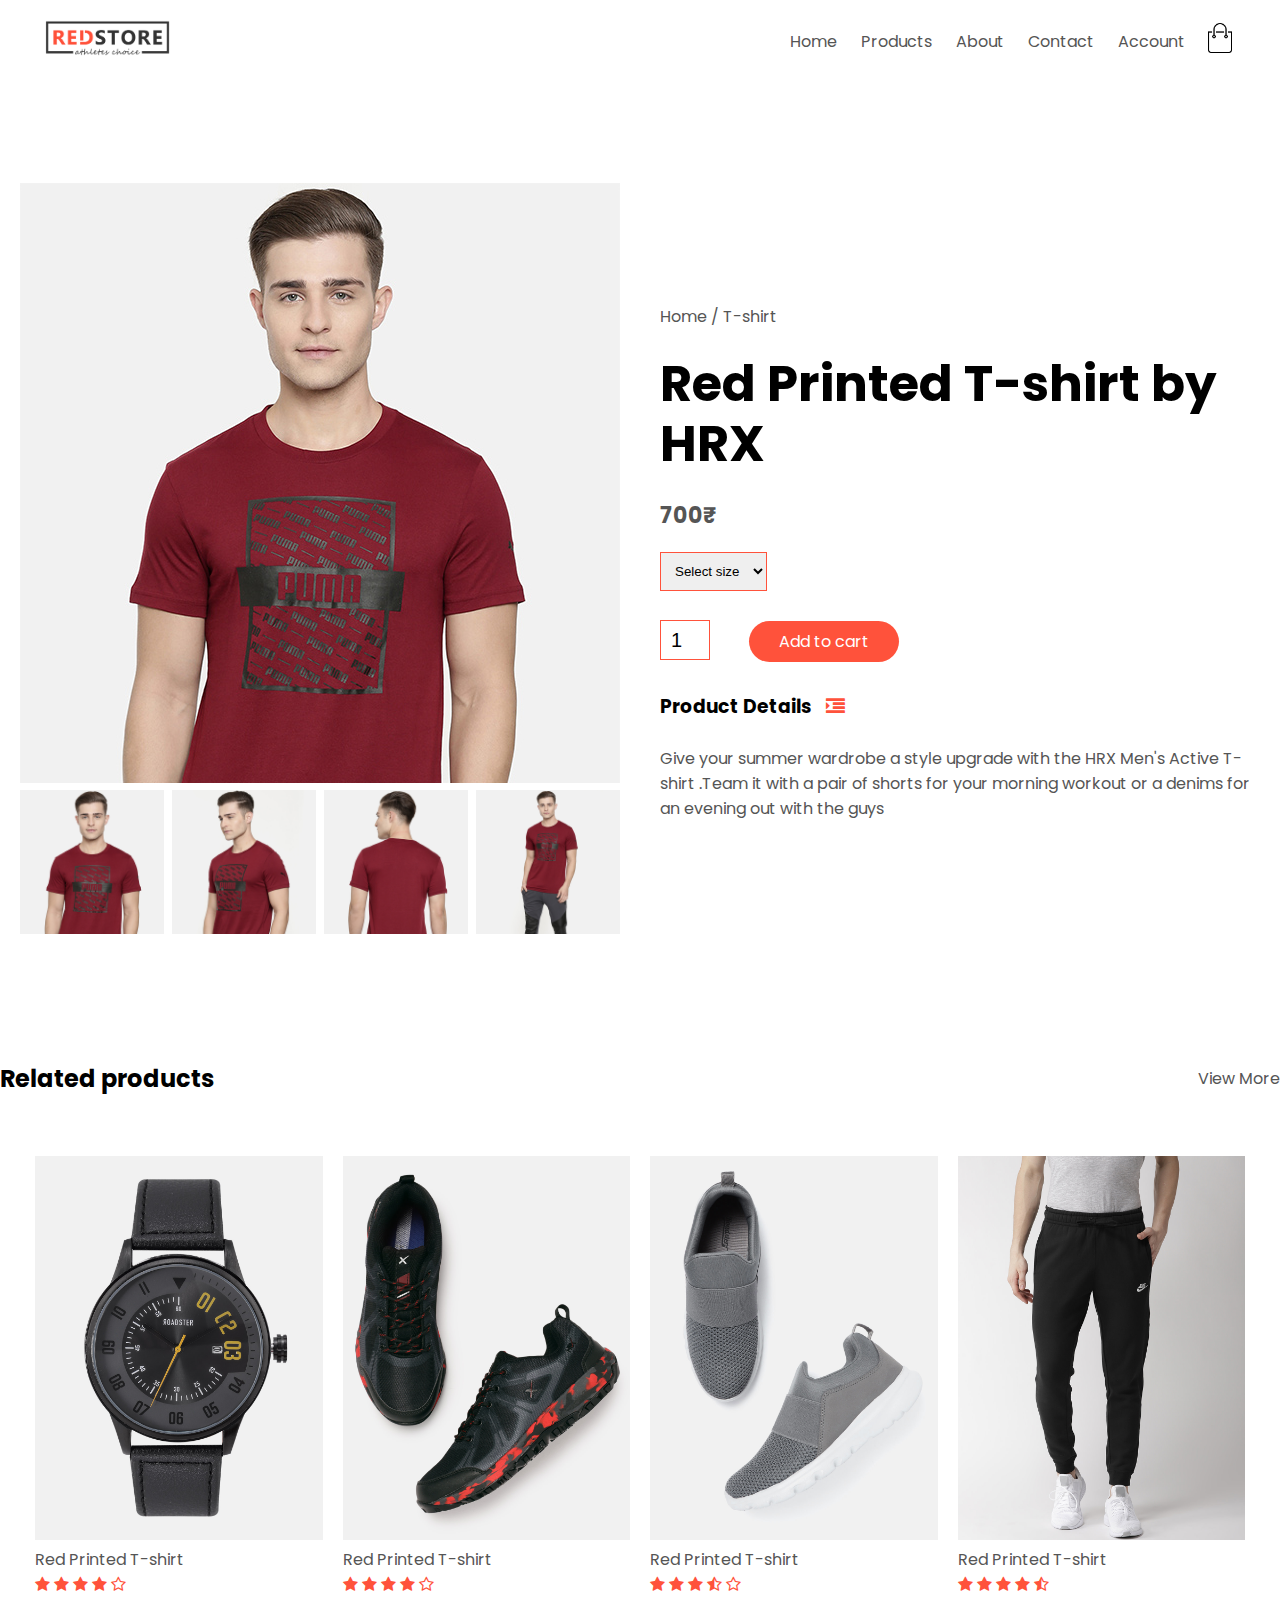
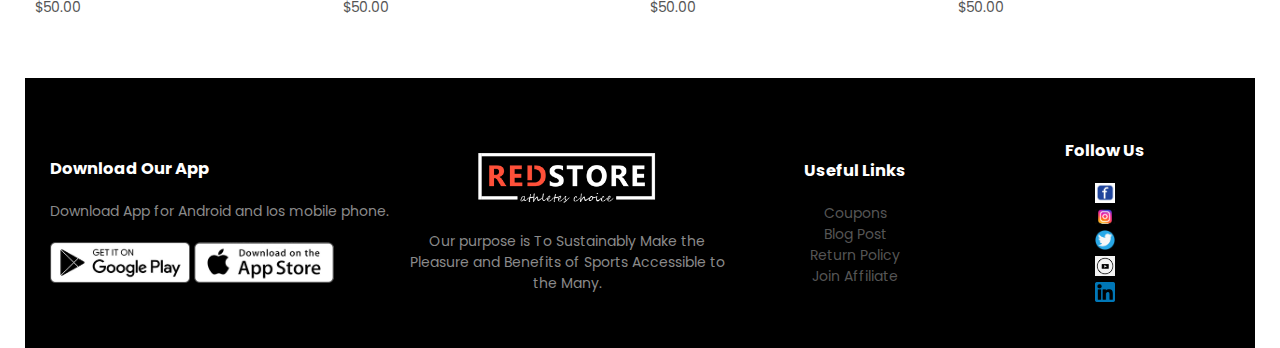
<file: product-detail.html>
<!DOCTYPE html>
<html lang = "en">

    <head>
        <meta charset="UTF-8">
        <meta name="viewport" content="width-device-width, initial-scale=1.0">
        <title>All Products - RedStore</title>
        <link rel="stylesheet" href="style.css"> 
        <link href="https://fonts.googleapis.com/css2?family=Poppins:wght@200;300;400;500;600;700&display=swap" rel="stylesheet">
        <link rel="stylesheet" href="https://stackpath.bootstrapcdn.com/font-awesome/4.7.0/css/font-awesome.min.css">
    </head>

    <body>

        <div class="container">

            <div class="navbar">
                <div class="logo">
                    <img src="logo.png" alt="RedStore logo" width=125px>
                </div>
    
                 <nav> 
                    <ul id="MenuItems">                    
                        <li><a href="index.html">Home</a></li>
                        <li><a href="Products.html">Products</a></li>
                        <li><a href="about.html">About</a></li>
                        <li><a href="contact.html">Contact</a></li>
                        <li><a href="account.html">Account</a></li>
                    </ul>
                </nav>
                <a href="cart.html"><img src="cart.png" alt="cart" width=30px height=30px></a>
                <img src="menu.png" class="menu-icon" onclick="menutoggle()">
            </div>
        </div>

    <div class="small-container  single-product">
        <div class="row">
            <div class="col-2">
                <img src="gallery-1.jpg" width="100%" id="ProductImg">
        <div class="small-img-row">
            <div class="small-img-col">
                <img src="gallery-1.jpg" width="100%" class="small-img">
            </div>
            <div class="small-img-col">
                <img src="gallery-2.jpg" width="100%" class="small-img">
            </div>
            <div class="small-img-col">
                <img src="gallery-3.jpg" width="100%" class="small-img">
            </div>
            <div class="small-img-col">
                <img src="gallery-4.jpg" width="100%" class="small-img">
            </div>
        </div>
     </div>
        <div class="col-2">
            <p>Home  / T-shirt</p>
            <h1> Red Printed T-shirt by HRX</h1>
            <h4>700₹</h4>
            <select>
                <option>Select size</option>
                <option>XXL</option>
                <option>XL</option>
                <option>Large</option>
                <option>Medium</option>
                <option>Small</option>
            </select>
            <input type="number" value="1">
            <a href="cart.html" class="btn">Add to cart</a>
            <h3> Product Details <i class="fa fa-indent"></i></h3>
            <br>

            <p>Give your summer wardrobe a style upgrade with the HRX Men's Active T-shirt .Team it with a pair of shorts for your morning  workout or  a denims for an evening out with the guys </p>

        </div>
        </div>
    </div>

   

<div class="small-container">
    <div class="row row-2">
        <h2>Related products</h2>
        <p>View More</p>
    </div>
</div>


    <div class="small container">

        <div class="row">
            
             <div class="col-4">
                
               <img src="product-9.jpg">
               <h4>Red Printed T-shirt</h4>
               <div class="rating">
                  <i class="fa fa-star" aria-hidden="true"></i>
                  <i class="fa fa-star" aria-hidden="true"></i>
                  <i class="fa fa-star" aria-hidden="true"></i>
                  <i class="fa fa-star" aria-hidden="true"></i>
                  <i class="fa fa-star-o" aria-hidden="true"></i>
               </div>
               <p>$50.00</p>
           </div>

           <div class="col-4">
              <img src="product-10.jpg">
              <h4>Red Printed T-shirt</h4>
              <div class="rating">
                 <i class="fa fa-star" aria-hidden="true"></i>
                 <i class="fa fa-star" aria-hidden="true"></i>
                 <i class="fa fa-star" aria-hidden="true"></i>
                 <i class="fa fa-star" aria-hidden="true"></i>
                 <i class="fa fa-star-o" aria-hidden="true"></i>
              </div>
              <p>$50.00</p>
          </div>

          <div class="col-4">
              <img src="product-11.jpg">
              <h4>Red Printed T-shirt</h4>
              <div class="rating">
                 <i class="fa fa-star" aria-hidden="true"></i>
                 <i class="fa fa-star" aria-hidden="true"></i>
                 <i class="fa fa-star" aria-hidden="true"></i>
                 <i class="fa fa-star-half-o" aria-hidden="true"></i>
                 <i class="fa fa-star-o" aria-hidden="true"></i>
              </div>
              <p>$50.00</p>
          </div>

          <div class="col-4">
              <img src="product-12.jpg">
              <h4>Red Printed T-shirt</h4>
              <div class="rating">
                 <i class="fa fa-star" aria-hidden="true"></i>
                 <i class="fa fa-star" aria-hidden="true"></i>
                 <i class="fa fa-star" aria-hidden="true"></i>
                 <i class="fa fa-star" aria-hidden="true"></i>
                 <i class="fa fa-star-half-o" aria-hidden="true"></i>

              </div>
              <p>$50.00</p>
          </div>
       </div>
       
 
  
    <div class="footer">
        <div class="container">
            <div class="row">
                
                <div class="footer-col-1">
                    <h3>Download Our App</h3>
                    <p>Download App for Android and Ios mobile phone.</p>
                   
                    <div class="app-logo">
                        <img src="play-store.png">
                        <img src="app-store.png">
                    </div>   
                
                </div>

                <div class="footer-col-2">
                    <img src="logo-white.png">
                    <p>Our purpose is To Sustainably Make the Pleasure and Benefits of Sports Accessible to the Many.</p>
                </div>

                <div class="footer-col-3">
                    <h3>Useful Links</h3>
                    <ul>
                        <li><a href=""  target="_blank">Coupons</a></li>
                        <li><a href=""  target="_blank">Blog Post</a></li>
                        <li><a href=""  target="_blank">Return Policy</a></li>
                        <li><a href=""  target="_blank">Join Affiliate</a></li>
                    </ul>
                    
                </div>

                <div class="footer-col-4">
                    <h3>Follow Us</h3>
                    <ul>
                        <li><a href="https://www.facebook.com" target="_blank" class="social-icon">
                            <img src="facebook.png" alt="Facebook" width="20px">
                        </a> </li>
                        <li><a href="https://www.instagram.com" target="_blank" class="social-icon">
                            <img src="instagram.png" alt="Instagram" width="20px">
                        </a> </li>
                        <li><a href="https://www.twitter.com" target="_blank" class="social-icon">
                            <img src="twitter.png" alt="Twitter" width="20px">
                        </a> </li>
                        <li><a href="https://www.youtube.com" target="_blank" class="social-icon">
                            <img src="youtube.png" alt="YouTube" width="20px">
                        </a> </li>
                        <li><a href="https://www.linkedin.com" target="_blank" class="social-icon">
                            <img src="linkedin.png" alt="LinkedIn" width="20px">
                        </a> </li>
                    </ul>
                    
                </div>
           
    </div>         

    <script>
        
        var MenuItems = document.getElementById("MenuItems");
        MenuItems.style.maxHeight = "0px";
        
        function menutoggle()
        {
            if (MenuItems.style.maxHeight =="0px")
            {
                MenuItems.style.maxHeight = "200px"
            }
            else
            {
                MenuItems.style.maxHeight = "0px" 
            }
        
        }
    </script>    



<script>
    var ProductImg=document.getElementById("ProductImg");
    var SmallImg=document.getElementsByClassName("small-img");
    SmallImg[0].onclick=function(){
        ProductImg.src=SmallImg[0].src;
    }
    SmallImg[1].onclick=function(){
        ProductImg.src=SmallImg[1].src;
    }
    SmallImg[2].onclick=function(){
        ProductImg.src=SmallImg[2].src;
    }
    SmallImg[3].onclick=function(){
        ProductImg.src=SmallImg[3].src;
    }

</script>
    
    </body>

</html>
</file>
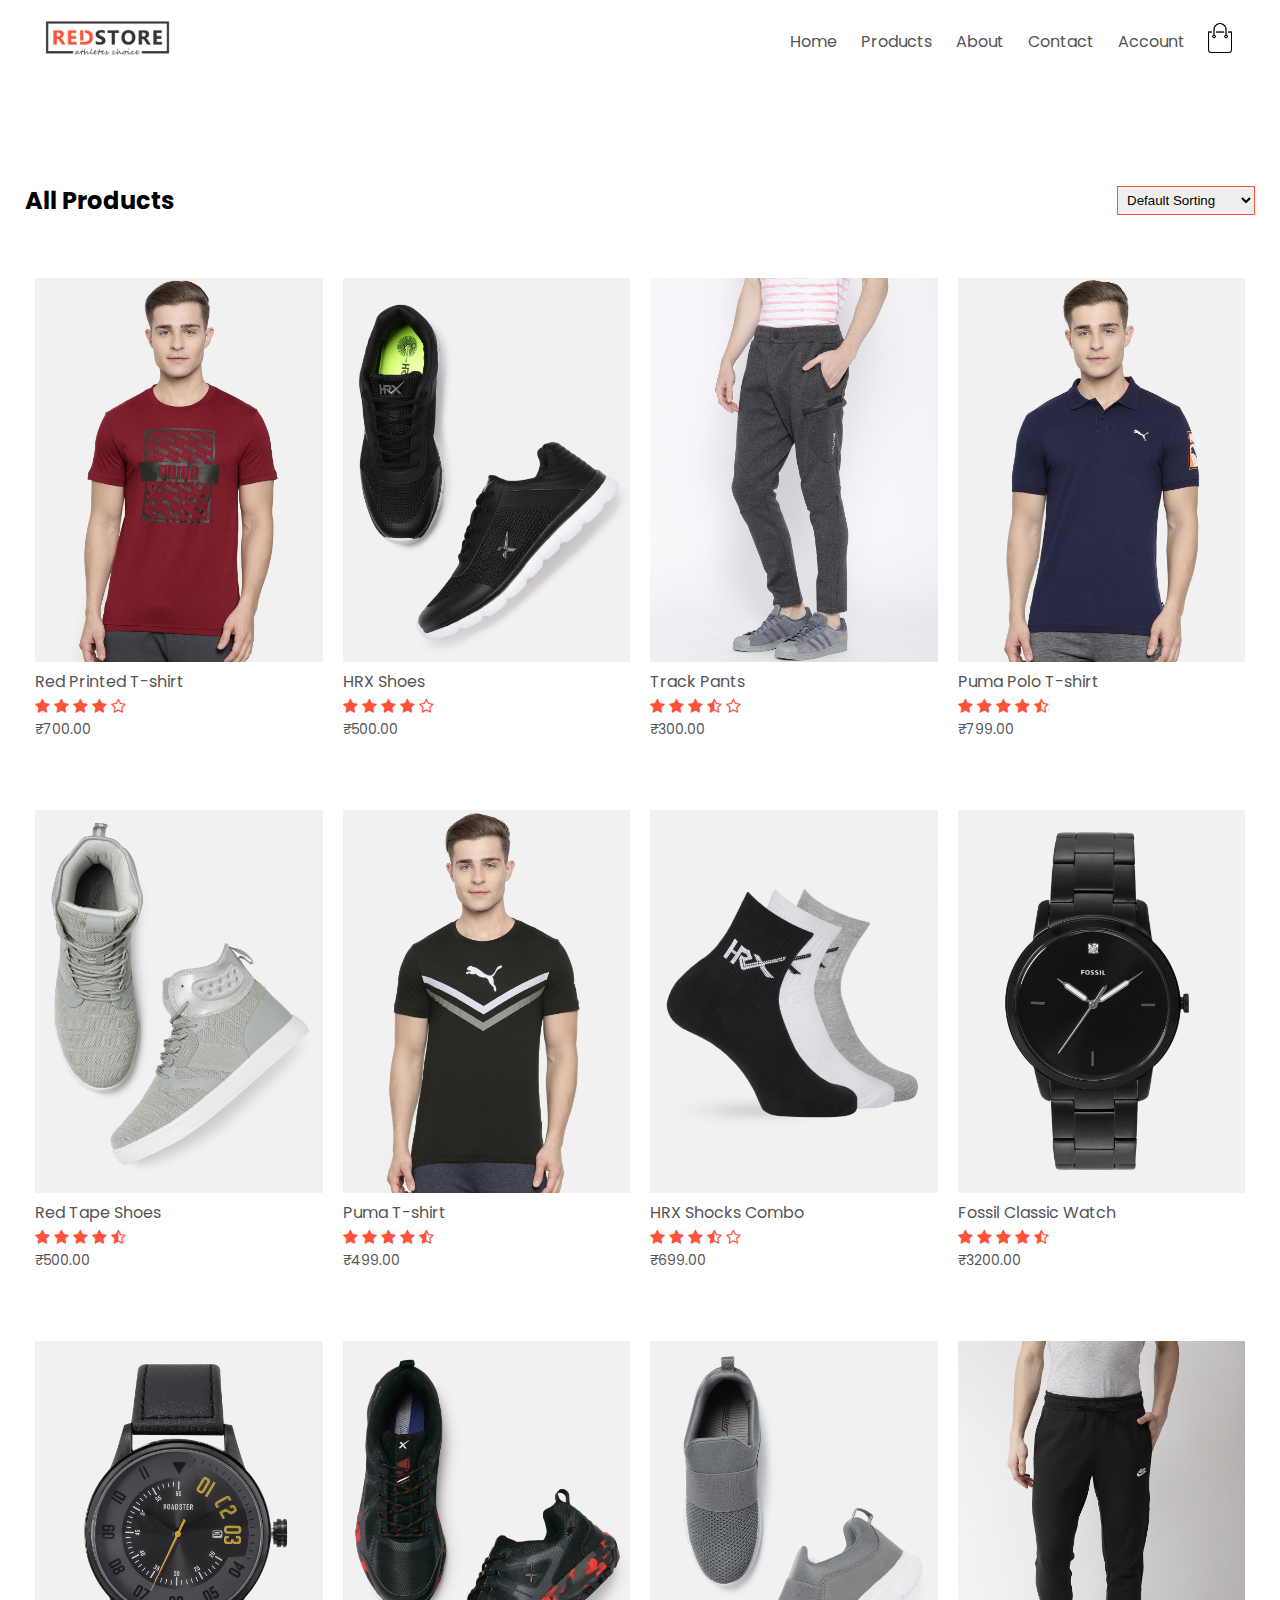
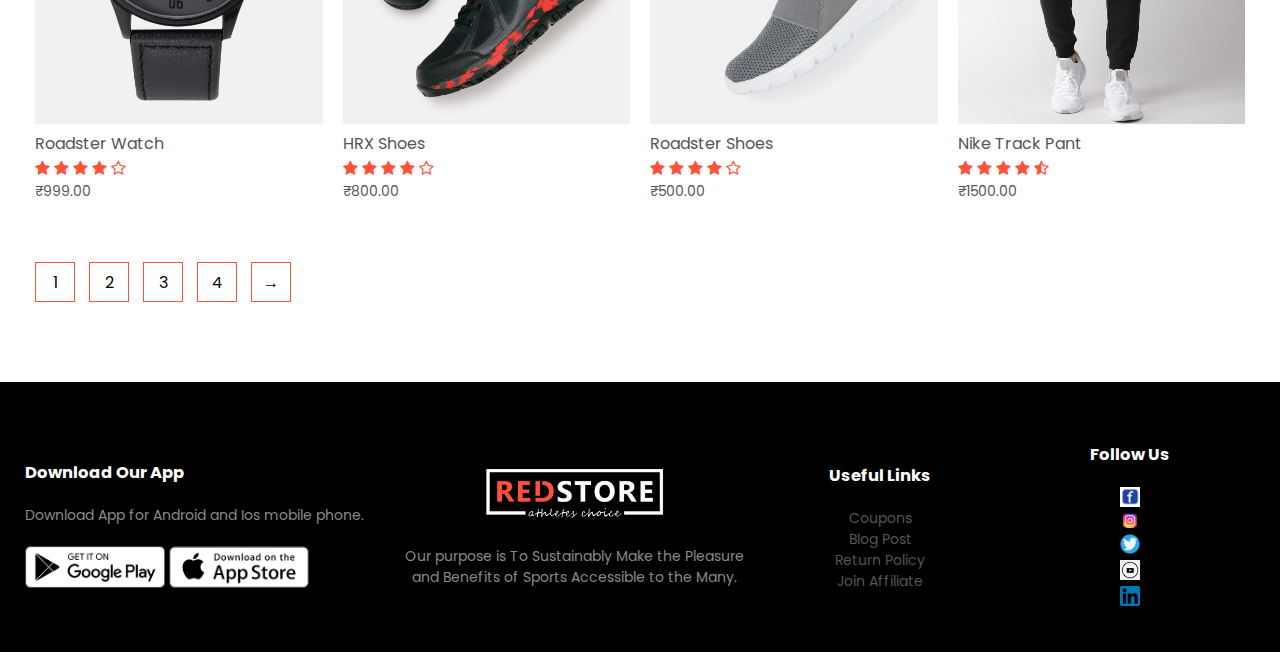
<file: Products.html>
<!DOCTYPE html>
<html lang = "en">

    <head>
        <meta charset="UTF-8">
        <meta name="viewport" content="width-device-width, initial-scale=1.0">
        <title>All Products - RedStore</title>
        <link rel="stylesheet" href="style.css"> 
        <link href="https://fonts.googleapis.com/css2?family=Poppins:wght@200;300;400;500;600;700&display=swap" rel="stylesheet">
        <link rel="stylesheet" href="https://stackpath.bootstrapcdn.com/font-awesome/4.7.0/css/font-awesome.min.css">
    </head>

    <body>

        <div class="container">

            <div class="navbar">
                <div class="logo">
                    <img src="logo.png" alt="RedStore logo" width=125px>
                </div>
    
                 <nav> 
                    <ul id="MenuItems">                       
                        <li><a href="index.html">Home</a></li>
                        <li><a href="Products.html">Products</a></li>
                        <li><a href="about.html">About</a></li>
                        <li><a href="contact.html">Contact</a></li>
                        <li><a href="account.html">Account</a></li>
                    </ul>
                </nav>
                <a href="cart.html"><img src="cart.png" alt="cart" width=30px height=30px></a>
                <img src="menu.png" class="menu-icon" onclick="menutoggle()">
            </div>
        </div>

   
     
    <div class="small container">

        <div class="row row-2">
            <h2>All Products

            </h2>
             <select>
                 <option>Default Sorting</option>
                 <option>Sort by Price</option>
                 <option>Sort by Popularity</option>
                 <option>Sort by Sale</option>
             </select>
        </div>

        <div class="row">
     
             <div class="col-4">
                <a href="product-detail.html"><img src="product-1.jpg"></a>
                <a href="product-detail.html"><h4>Red Printed T-shirt</h4></a>
                 <div class="rating">
                    <i class="fa fa-star" aria-hidden="true"></i>
                    <i class="fa fa-star" aria-hidden="true"></i>
                    <i class="fa fa-star" aria-hidden="true"></i>
                    <i class="fa fa-star" aria-hidden="true"></i>
                    <i class="fa fa-star-o" aria-hidden="true"></i>
                 </div>
                 <p>₹700.00</p>
             </div>

             <div class="col-4">
                <img src="product-2.jpg">
                <h4>HRX Shoes</h4>
                <div class="rating">
                   <i class="fa fa-star" aria-hidden="true"></i>
                   <i class="fa fa-star" aria-hidden="true"></i>
                   <i class="fa fa-star" aria-hidden="true"></i>
                   <i class="fa fa-star" aria-hidden="true"></i>
                   <i class="fa fa-star-o" aria-hidden="true"></i>
                </div>
                <p>₹500.00</p>
            </div>

            <div class="col-4">
                <img src="product-3.jpg">
                <h4>Track Pants</h4>
                <div class="rating">
                   <i class="fa fa-star" aria-hidden="true"></i>
                   <i class="fa fa-star" aria-hidden="true"></i>
                   <i class="fa fa-star" aria-hidden="true"></i>
                   <i class="fa fa-star-half-o" aria-hidden="true"></i>
                   <i class="fa fa-star-o" aria-hidden="true"></i>
                </div>
                <p>₹300.00</p>
            </div>

            <div class="col-4">
                <img src="product-4.jpg">
                <h4>Puma Polo T-shirt</h4>
                <div class="rating">
                   <i class="fa fa-star" aria-hidden="true"></i>
                   <i class="fa fa-star" aria-hidden="true"></i>
                   <i class="fa fa-star" aria-hidden="true"></i>
                   <i class="fa fa-star" aria-hidden="true"></i>
                   <i class="fa fa-star-half-o" aria-hidden="true"></i>

                </div>
                <p>₹799.00</p>
            </div>
         </div>


         <div class="row">
          
            <div class="col-4">
                <img src="product-5.jpg">
                <h4>Red Tape Shoes</h4>
                <div class="rating">
                    <i class="fa fa-star" ></i>
                  <i class="fa fa-star"></i>
                  <i class="fa fa-star" ></i>
                  <i class="fa fa-star"></i>
                  <i class="fa fa-star-half-o"></i>
                </div>
                <p>₹500.00</p>
            </div>

            <div class="col-4">
               <img src="product-6.jpg">
               <h4>Puma T-shirt</h4>
               <div class="rating">
                <i class="fa fa-star" ></i>
                <i class="fa fa-star"></i>
                <i class="fa fa-star" ></i>
                <i class="fa fa-star"></i>
                <i class="fa fa-star-half-o"></i>
               </div>
               <p>₹499.00</p>
                </div>

            <div class="col-4">
               <img src="product-7.jpg">
               <h4>HRX Shocks Combo</h4>
               <div class="rating">
                  <i class="fa fa-star" ></i>
                  <i class="fa fa-star" ></i>
                  <i class="fa fa-star" ></i>
                  <i class="fa fa-star-half-o" ></i>
                  <i class="fa fa-star-o" ></i>
               </div>
               <p>₹699.00</p>
             </div>

            <div class="col-4">
               <img src="product-8.jpg">
               <h4>Fossil Classic Watch</h4>
               <div class="rating">
                  <i class="fa fa-star" ></i>
                  <i class="fa fa-star"></i>
                  <i class="fa fa-star" ></i>
                  <i class="fa fa-star"></i>
                  <i class="fa fa-star-half-o"></i>

               </div>
               <p>₹3200.00</p>
             </div>
        </div>    
       <div class="row">
           <div class="col-4">
               <img src="product-9.jpg">
               <h4>Roadster Watch</h4>
               <div class="rating">
                  <i class="fa fa-star" ></i>
                  <i class="fa fa-star" ></i>
                  <i class="fa fa-star"></i>
                  <i class="fa fa-star"></i>
                  <i class="fa fa-star-o"></i>
               </div>
               <p>₹999.00</p>
           </div>

           <div class="col-4">
              <img src="product-10.jpg">
              <h4>HRX Shoes</h4>
              <div class="rating">
                <i class="fa fa-star" ></i>
                <i class="fa fa-star" ></i>
                <i class="fa fa-star"></i>
                <i class="fa fa-star"></i>
                <i class="fa fa-star-o"></i>
              </div>
              <p>₹800.00</p>
          </div>

          <div class="col-4">
              <img src="product-11.jpg">
              <h4>Roadster Shoes</h4>
              <div class="rating">
                <i class="fa fa-star" ></i>
                  <i class="fa fa-star" ></i>
                  <i class="fa fa-star"></i>
                  <i class="fa fa-star"></i>
                  <i class="fa fa-star-o"></i>
              </div>
              <p>₹500.00</p>
          </div>

          <div class="col-4">
              <img src="product-12.jpg">
              <h4>Nike Track Pant</h4>
              <div class="rating">
                <i class="fa fa-star" ></i>
                <i class="fa fa-star" ></i>
                <i class="fa fa-star"></i>
                <i class="fa fa-star"></i>
                <i class="fa fa-star-half-o"></i>

              </div>
              <p>₹1500.00</p>
          </div>
       </div>
       
       <div class="page-btn">
           <span>1</span>
           <span>2</span>
           <span>3</span>
           <span>4</span>
           <span>&#8594;</span>

       </div>
    </div>
 
   
    <div class="footer">
        <div class="container">
            <div class="row">
                
                <div class="footer-col-1">
                    <h3>Download Our App</h3>
                    <p>Download App for Android and Ios mobile phone.</p>
                   
                    <div class="app-logo">
                        <img src="play-store.png">
                        <img src="app-store.png">
                    </div>   
                
                </div>

                <div class="footer-col-2">
                    <img src="logo-white.png">
                    <p>Our purpose is To Sustainably Make the Pleasure and Benefits of Sports Accessible to the Many.</p>
                </div>

                <div class="footer-col-3">
                    <h3>Useful Links</h3>
                    <ul>
                        <li><a href=""  target="_blank">Coupons</a></li>
                        <li><a href=""  target="_blank">Blog Post</a></li>
                        <li><a href=""  target="_blank">Return Policy</a></li>
                        <li><a href=""  target="_blank">Join Affiliate</a></li>
                    </ul>
                    
                </div>

                <div class="footer-col-4">
                    <h3>Follow Us</h3>
                    <ul>
                        <li><a href="https://www.facebook.com" target="_blank" class="social-icon">
                            <img src="facebook.png" alt="Facebook" width="20px">
                        </a> </li>
                        <li><a href="https://www.instagram.com" target="_blank" class="social-icon">
                            <img src="instagram.png" alt="Instagram" width="20px">
                        </a> </li>
                        <li><a href="https://www.twitter.com" target="_blank" class="social-icon">
                            <img src="twitter.png" alt="Twitter" width="20px">
                        </a> </li>
                        <li><a href="https://www.youtube.com" target="_blank" class="social-icon">
                            <img src="youtube.png" alt="YouTube" width="20px">
                        </a> </li>
                        <li><a href="https://www.linkedin.com" target="_blank" class="social-icon">
                            <img src="linkedin.png" alt="LinkedIn" width="20px">
                        </a> </li>
                    </ul>
                    
                </div>
            
    </div>         

    <script>
        
        var MenuItems = document.getElementById("MenuItems");
        MenuItems.style.maxHeight = "0px";
        
        function menutoggle()
        {
            if (MenuItems.style.maxHeight =="0px")
            {
                MenuItems.style.maxHeight = "200px"
            }
            else
            {
                MenuItems.style.maxHeight = "0px" 
            }
        
        }
    </script>    
    
    </body>

</html>
</file>
<file: style.css>
*{                            
    margin:0;               
    padding:0;
    box-sizing: border-box;    

}
body{
    font-family: 'Poppins', sans-serif;
}

.navbar{
    display: flex;
    align-items: center;
    padding: 20px;

}
nav{
    flex: 1;
    text-align: right;
}
nav ul{
    display: inline-block;
    list-style-type: none;
}
nav ul li{
    display: inline-block;
    margin-right:20px;
}

a{
    text-decoration: none;
    color:#555;
}
p{
    color:#555;
}
.container{
    max-width: 1300px;
    margin: auto;
    padding-left: 25px;
    padding-right: 25px;
}

.row{
    display: flex;
    align-items: center;
    flex-wrap: wrap;
    justify-content: space-around;
}
.col-2{
    flex-basis: 50%;
    min-width: 300px;
}
.col-2 img{
    max-width: 100%;
    padding: 50px 0px;
}
.col-2 h1{
    font-size: 50px;
    line-height: 60px;
    margin: 25px;
}
.col-2 p{
    margin-left:25px;
}

.btn{
    display: inline-block;
    background-color: #ff523b;
    color: #fff;
    padding: 8px 30px;
    margin: 30px 0;
    margin-left: 25px;
    border-radius: 30px;
    transition: background 0.5s;
}
.btn:hover{
    background: #563434;
}
.header{
    background: radial-gradient(#fff, #ffd6d6);
}
.header .row{
    margin-top: 75px;
}

.categories{
    margin: 70px 0px;
}
.col-3{
    flex-basis: 30%;
    min-width: 250px;
    margin-bottom: 30px;
}
.col-3 img{
    width: 100%;
}
.small container{
    max-width: 1080px;
    margin:auto;
    padding-left: 25px;
    padding-right: 25px;
}
.col-4{
    flex-basis: 25%;
    padding: 10px;
    min-width: 200px;
    margin-bottom: 50px;
    transition: transform 0.5s;
}
.col-4 img{
    width: 100%;
}
.title{
    text-align: center;
    margin: 0px auto 80px;
    position: relative;
    line-height: 60px;
    color: #555;
}

.title::after{
    content: "";
    background: #ff523b;
    width: 80px;
    height:5px;
    border-radius: 5px;
    position: absolute;
    bottom: 0;
    left: 50%;
    transform: translateX(-50%);
}
h4{
    color: #555;
    font-weight: normal;
}

.col-4 p{    
    font-size: 14px;
}

.rating .fa{
    color: #ff523b;
}

.col-4:hover{
    transform: translateY(-5px);
}

.offer{
    background: radial-gradient(#fff, #ffd6d6);
    margin-top: 80px;
    padding: 30px;
}
.col-2 .offer-img{
    padding: 50px;   
}
small{
    color: #555;
    display: block;
    margin-left:25px;
}
.testimonial{
    padding-top: 100px;
}
.testimonial .col-3{
    text-align: center;
    padding: 40px 20px;
    box-shadow: 0 0 20px 0 rgba(0,0,0,0.1);
    cursor: pointer;
    transition: transform 0.5s;
}
.testimonial .col-3 img{
    width: 50px;
    margin-top: 20px;
    border-radius: 50%;

}
.testimonial .col-3:hover{
    transform: translateY(-10px)
}
.fa.fa-quote-left{
    font-size: 34px;
    color: #ff523b;
}
.col-3 p{
    font-size:12px;
    margin: 12px 0;
    color: #777;
}
.testimonial .col-3 h3{
    font-weight: 600;
    color: #555;
    font-size: 16px;
}
.brands{
    margin: 100px auto;
}
.col-5{
    width: 160px;
}
.col-5 img{
    width: 100%;
    cursor: pointer;
    filter: grayscale(100%)
}
.col-5 img:hover{
    filter: grayscale(0);
}
.footer{
    background: #000;
    color: #8a8a8a;
    font-size: 14px;
    padding: 60px 0 20px;
}
.footer p{
    color: #8a8a8a;
}
.footer h3{
    color: #fff;
    margin-bottom: 20px;
}
.footer-col-1, .footer-col-2, .footer-col-3, .footer-col-4{
    min-width: 250px;
    margin-bottom:20px;
}
.footer-col-1{
    flex-basis: 30%;
}
.footer-col-2{
    flex: 1;
    text-align: center;
}
.footer-col-2 img{
    width: 180px;
    margin-bottom: 20px;
}
.footer-col-3, .footer-col-4{
    flex-basis: 12%;
    text-align: center;
}
ul{
    list-style-type: none;
}
.app-logo{
    margin-top: 20px;
}
.app-logo img{
    width: 140px;
}
.footer hr{
    border: none;
    background: #b5b5b5;
    height: 1px;
    margin: 20px 0;
}
.copyright{
    display: block;
    text-align: center;
    color: #fff;
}


.menu-icon{
    width: 28px;
    margin-left: 20px;
    display: none;
}
@media only screen and (max-width:800px){
    nav ul{
        position: absolute;
        top: 70px;
        left: 0;
        background: #333;
        width: 100%;
        overflow: hidden;
        transition: max-Height 0.5s;
   
    }
    nav ul li{
        display: block;
        margin-right: 50px;
        margin-top: 10px;
        margin-bottom: 10px;

    }
    nav ul li a{
        color: #fff;
    }
    .menu-icon{
        display:block;
        cursor: pointer; 
    }

}

.row-2{
    justify-content: space-between;
    margin: 100px auto 50px;
}
select{
    border: 1px solid #ff523b;
    padding: 5px;
}
select:focus{
    outline: none;
}
.page-btn{
    margin: 0 auto 80px;
}
.page-btn span{
    display: inline-block;
    border: 1px solid #ff523b;
    margin-left: 10px;
    width: 40px;
    height: 40px;
    text-align: center;  
    line-height: 40px;
    cursor: pointer;
}
.page-btn span:hover{
    background: #ff523b;
    color: #ffff;
}
.single-product{
    margin-top: 80px;
}
.single-product .col-2 img{
    padding: 0;
}
.single-product .col-2{
    padding: 20px;
    text-align: left;
}

.single-product select{
    display: block;
    padding: 10px;
    margin-top: 20px;
    }
.single-product h4{
    margin: 20px 0;
    font-size: 22px;
    font-weight: bold; 

}

.single-product input{
    width: 50px;
    height: 40px;
    padding-left: 10px;
    font-size: 20px;
    margin-right: 10px;
    border: 1px solid #ff523b;
}
input:focus{
    outline: none;
}
.single-product .fa{
    color: #ff523b;
    margin-left: 10px;
}
.small-img-row{
    display:flex;
    justify-content: space-between;
}
.small-img-col{
    flex-basis: 24%;
    cursor: pointer;
}
.single-product .col-2 p{
    margin-left: 0px;
}
.single-product .col-2 h1{
    margin-left: 0px;
}
.cart-page{
    margin: 80px auto;
}
table{
    width: 100%;
    border-collapse: collapse;
}
.cart-info{
    display: flex;
    flex-wrap: wrap;
}
th{
    text-align: left;
    padding: 5px;
    color: white;
    background: #ff523b;
    font-weight: normal;
}
td{
    padding: 10px 5px;
}
td input{
    width: 40px;
    height: 30px;
    padding: 5px;
}
td a{
    color: #ff523b;
    ffont-size: 12px;
}
td img{
    width: 80px;
    height: 80px;
    margin-right: 10px;
}
td small{
    padding-left: 0px;
    margin-left: 0px;
}

.total-price{
    display: flex;
    justify-content: flex-end;
}
.total-price table{
    border-top: 3px solid #ff523b;
    width: 100%;
    max-width: 480px;
}
td:last-child{
    text-align: right;
}
th:last-child{
    text-align: right;
}
.account-page{
    padding: 50px 0;
    background: radial-gradient(#fff, #ffd6d6);

}
.form-container{
    background: #fff;
    width: 300px;
    height: 400px;
    position: relative;
    text-align: center;
    padding: 20px 0;
    margin: auto;
    box-shadow: 0 0 20px 0px rgba(0, 0, 0, 0.1);
    overflow: hidden;
}
.form-container span{
    font-weight: bold;
    padding: 0 10px;
    color: #555;
    cursor: pointer;
    width: 100px;
    display: inline-block;
}
.form-btn{
    display: inline-block;
}
.form-container form{
    max-width: 300px;
    padding: 0 20px;
    position:absolute;
    top: 130px;
    transition: transform 1s;

}
form input{
    width: 100%;
    height: 30px;
    margin: 10px 0;
    padding: 0 10px;
    border: 1px solid #ccc;
}
form .btn{
    width: 100%;
    border: none;
    cursor: pointer;
    margin: 10px 0; 
}
form .btn:focus{
    outline: none;
}
#LoginForm{
    left: -300px;
     
}
#RegForm{
    left: 0;
}
form a{
    font-size: 12px;
}
#Indicator{
    width: 100px;
    border: none;
    background: #ff523b;
    height: 3px;
    margin-top: 8px;
    transform: translateX(100px);
    transition: transform 1s;
}







.contact-section {
    padding: 20px 0;
    background-color: #fff;
}

.contact-section h2 {
    text-align: center;
    margin-bottom: 20px;
}

.contact-form {
    max-width: 600px;
    margin: 0 auto;
    background-color: #f9f9f9;
    padding: 20px;
    border-radius: 8px;
    box-shadow: 0 0 10px rgba(0,0,0,0.1);
}

.contact-form label {
    display: block;
    margin-bottom: 10px;
}

.contact-form input, .contact-form textarea {
    width: 100%;
    padding: 10px;
    margin-bottom: 20px;
    border: 1px solid #ddd;
    border-radius: 4px;
}

.contact-form button {
    display: inline-block;
    padding: 10px 20px;
    background-color: #e74c3c;
    color: #fff;
    border: none;
    border-radius: 4px;
    cursor: pointer;
}

.contact-form button:hover {
    background-color: #c0392b;
}


.content {
    line-height: 1.6;
}
.content h2 {
    color: #e74c3c;
    margin-bottom: 15px;
}
.content p {
    margin-bottom: 20px;
}
.content a {
    color: #e74c3c;
    text-decoration: none;
}
.content a:hover {
    text-decoration: underline;
}







@media only screen and (max-width: 600px){

    .row{
        text-align: center;
    }
    .col-2, .col-3,.col-4{
        flex-basis: 100%;
    }
 
    .single-product .row{
        text-align: left;
    }
    .single-product .col-2{
        padding: 20px;
    }
    .single-product h1{
        font-size: 26px;
        line-height: 26px;
    }
   
    .cart-info p{
        display:none;
    }

}
</file>
